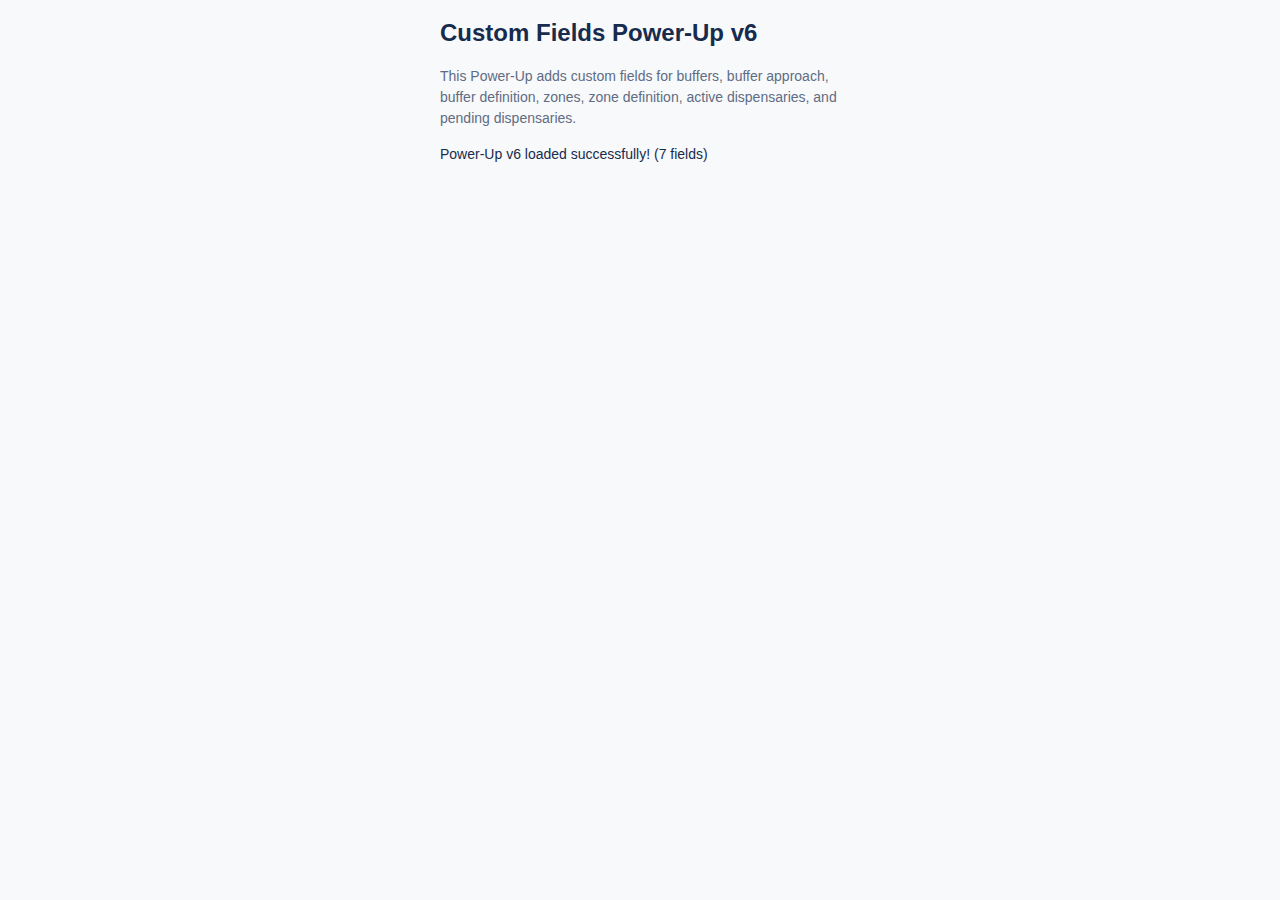
<file: index.html>
<!DOCTYPE html>
<html>
<head>
    <meta charset="utf-8">
    <title>Custom Fields Power-Up</title>
    <link rel="stylesheet" href="style.css?v=6">
    <script src="https://p.trellocdn.com/power-up.min.js"></script>
</head>
<body>
    <div id="content">
        <h1>Custom Fields Power-Up v6</h1>
        <p>This Power-Up adds custom fields for buffers, buffer approach, buffer definition, zones, zone definition, active dispensaries, and pending dispensaries.</p>
        <div id="status">Initializing...</div>
    </div>
    
    <script src="js/client.js?v=6"></script>
    <script>
        // Add status indicator
        document.addEventListener('DOMContentLoaded', function() {
            document.getElementById('status').textContent = 'Power-Up v6 loaded successfully! (7 fields)';
            console.log('[Custom Fields] Index page v6 loaded - 7 fields total');
        });
    </script>
</body>
</html>
</file>
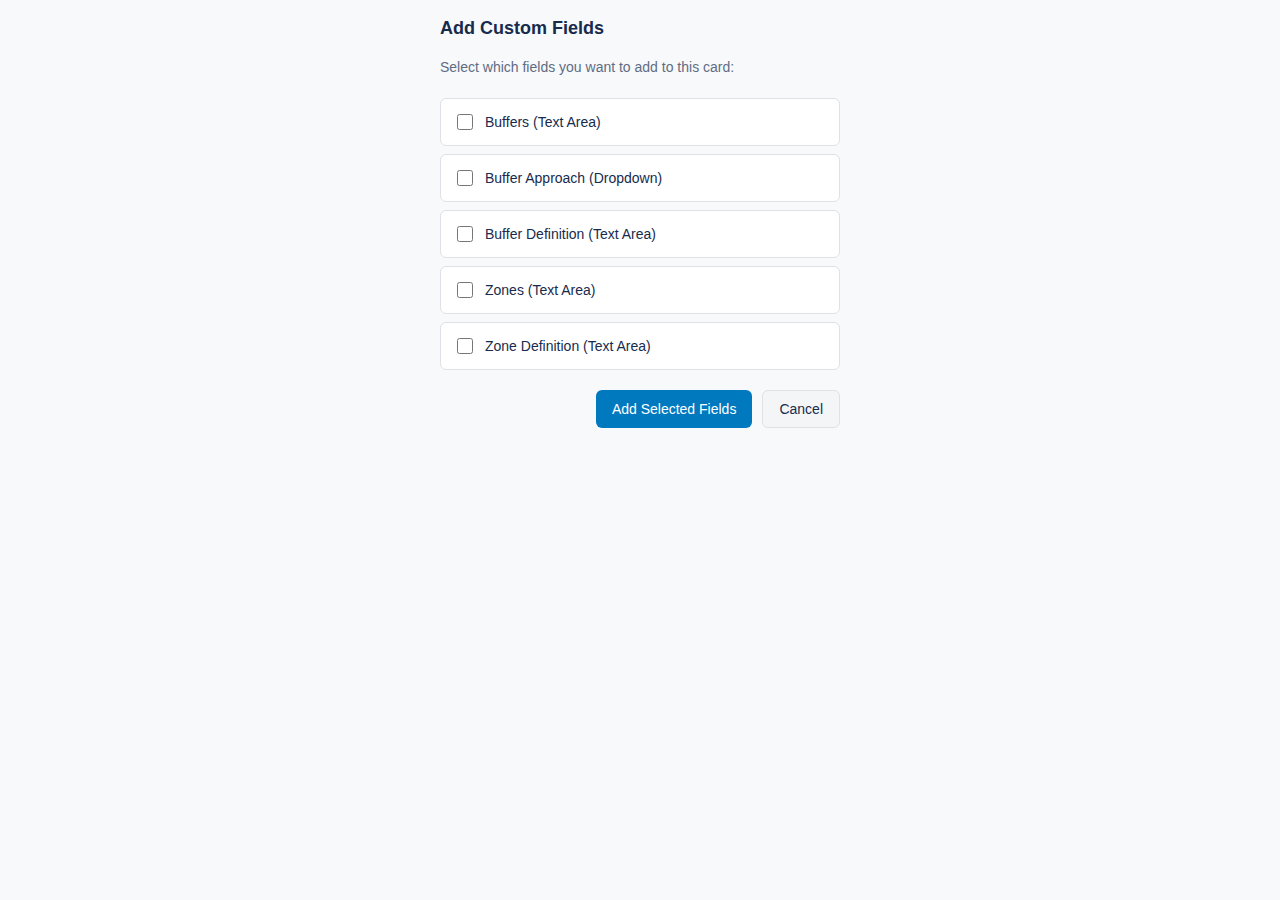
<file: add-fields.html>
<!DOCTYPE html>
<html>
<head>
    <meta charset="utf-8">
    <title>Add Custom Fields</title>
    <link rel="stylesheet" href="style.css">
</head>
<body>
    <div id="content">
        <h3>Add Custom Fields</h3>
        <p>Select which fields you want to add to this card:</p>
        
        <div class="field-options">
            <label class="field-option">
                <input type="checkbox" id="buffers-check" value="buffers">
                <span>Buffers (Text Area)</span>
            </label>
            
            <label class="field-option">
                <input type="checkbox" id="buffer-approach-check" value="buffer-approach">
                <span>Buffer Approach (Dropdown)</span>
            </label>
            
            <label class="field-option">
                <input type="checkbox" id="buffer-definition-check" value="buffer-definition">
                <span>Buffer Definition (Text Area)</span>
            </label>
            
            <label class="field-option">
                <input type="checkbox" id="zones-check" value="zones">
                <span>Zones (Text Area)</span>
            </label>
            
            <label class="field-option">
                <input type="checkbox" id="zone-definition-check" value="zone-definition">
                <span>Zone Definition (Text Area)</span>
            </label>
        </div>
        
        <div class="buttons">
            <button id="add-btn" class="primary">Add Selected Fields</button>
            <button id="cancel-btn">Cancel</button>
        </div>
    </div>
    
    <script src="https://p.trellocdn.com/power-up.min.js"></script>
    <script>
        const t = TrelloPowerUp.iframe();
        
        t.render(function() {
            // Check which fields already exist
            return Promise.all([
                t.get('card', 'shared', 'buffers', ''),
                t.get('card', 'shared', 'buffer-approach', ''),
                t.get('card', 'shared', 'buffer-definition', ''),
                t.get('card', 'shared', 'zones', ''),
                t.get('card', 'shared', 'zone-definition', '')
            ]).then(function(values) {
                const fieldNames = ['buffers', 'buffer-approach', 'buffer-definition', 'zones', 'zone-definition'];
                
                // Disable checkboxes for fields that already exist
                fieldNames.forEach((fieldName, index) => {
                    const checkbox = document.getElementById(fieldName + '-check');
                    if (values[index]) {
                        checkbox.checked = true;
                        checkbox.disabled = true;
                        checkbox.parentElement.style.opacity = '0.5';
                        checkbox.parentElement.title = 'Field already exists';
                    }
                });
                
                console.log('[Custom Fields] Add fields dialog initialized');
            });
        });
        
        document.getElementById('add-btn').addEventListener('click', function() {
            const checkboxes = document.querySelectorAll('input[type="checkbox"]:checked:not(:disabled)');
            const promises = [];
            
            checkboxes.forEach(function(checkbox) {
                const fieldName = checkbox.value;
                let defaultValue = '';
                
                // Set appropriate default values
                if (fieldName === 'buffer-approach') {
                    defaultValue = 'Conservative'; // Default dropdown selection
                }
                
                console.log('[Custom Fields] Adding field:', fieldName, 'Default value:', defaultValue);
                promises.push(t.set('card', 'shared', fieldName, defaultValue));
            });
            
            if (promises.length > 0) {
                Promise.all(promises).then(function() {
                    console.log('[Custom Fields] All selected fields added successfully');
                    t.closePopup();
                }).catch(function(error) {
                    console.error('[Custom Fields] Error adding fields:', error);
                    alert('Error adding fields. Please try again.');
                });
            } else {
                console.log('[Custom Fields] No new fields selected');
                t.closePopup();
            }
        });
        
        document.getElementById('cancel-btn').addEventListener('click', function() {
            console.log('[Custom Fields] Add fields cancelled');
            t.closePopup();
        });
    </script>
</body>
</html>
</file>
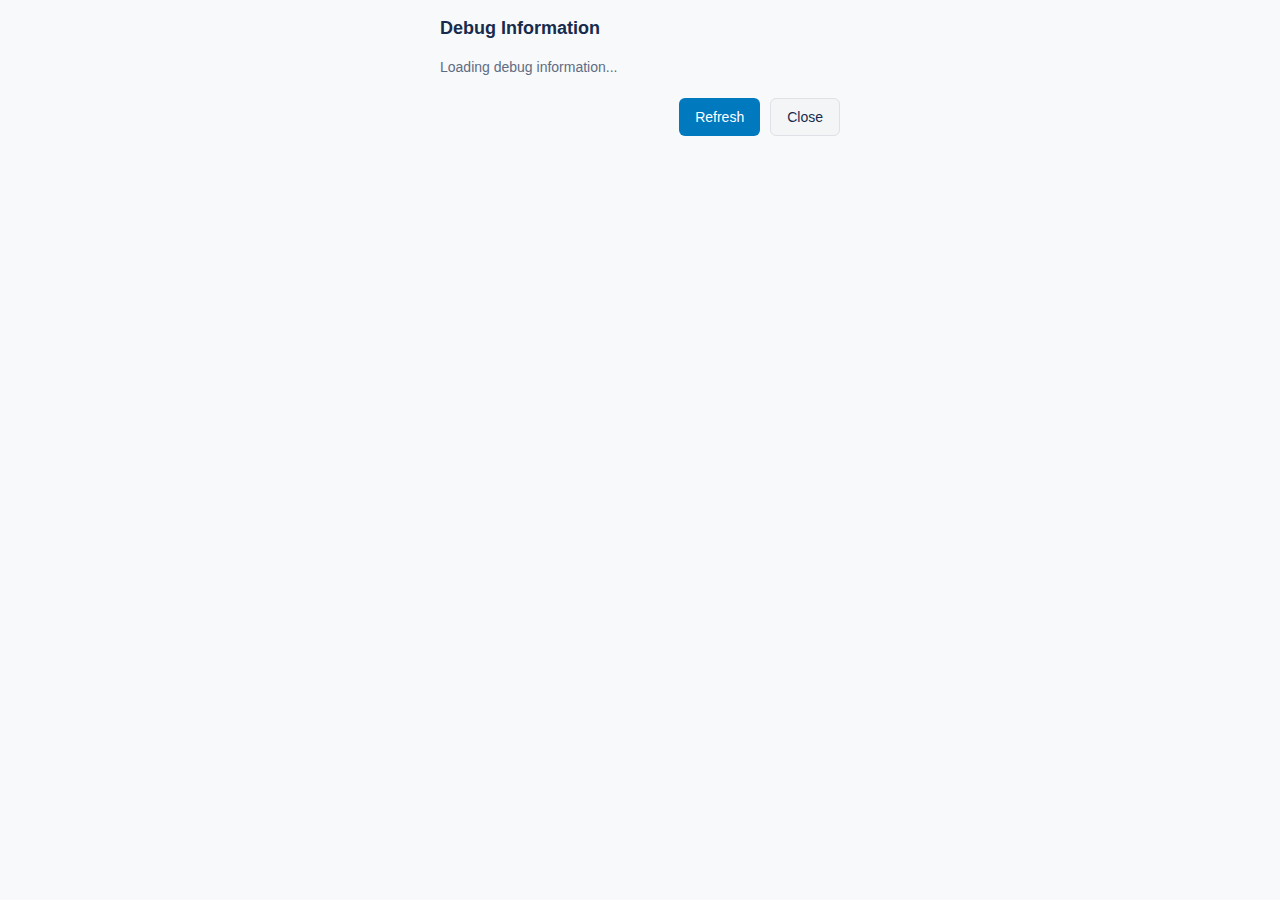
<file: debug.html>
<!DOCTYPE html>
<html>
<head>
    <meta charset="utf-8">
    <title>Debug Info</title>
    <link rel="stylesheet" href="style.css">
</head>
<body>
    <div id="content">
        <h3>Debug Information</h3>
        <div id="debug-info">
            <p>Loading debug information...</p>
        </div>
        <div class="buttons">
            <button id="refresh-btn" class="primary">Refresh</button>
            <button id="close-btn">Close</button>
        </div>
    </div>
    
    <script src="https://p.trellocdn.com/power-up.min.js"></script>
    <script>
        const t = TrelloPowerUp.iframe();
        
        function loadDebugInfo() {
            console.log('[Debug] Loading debug information');
            
            return Promise.all([
                t.card('customFieldItems'),
                t.board('customFields'),
                t.card('all'),
                t.board('all')
            ]).then(function(results) {
                const card = results[0];
                const board = results[1];
                const cardAll = results[2];
                const boardAll = results[3];
                
                let debugHtml = `
                    <div class="settings-section">
                        <h4>Board Custom Fields (${board.customFields ? board.customFields.length : 0})</h4>
                        <pre>${JSON.stringify(board.customFields, null, 2)}</pre>
                    </div>
                    
                    <div class="settings-section">
                        <h4>Card Custom Field Items (${card.customFieldItems ? card.customFieldItems.length : 0})</h4>
                        <pre>${JSON.stringify(card.customFieldItems, null, 2)}</pre>
                    </div>
                    
                    <div class="settings-section">
                        <h4>Card Info</h4>
                        <p><strong>Card ID:</strong> ${cardAll.id}</p>
                        <p><strong>Card Name:</strong> ${cardAll.name}</p>
                    </div>
                    
                    <div class="settings-section">
                        <h4>Board Info</h4>
                        <p><strong>Board ID:</strong> ${boardAll.id}</p>
                        <p><strong>Board Name:</strong> ${boardAll.name}</p>
                    </div>
                    
                    <div class="settings-section">
                        <h4>Power-Up URL</h4>
                        <p><strong>Current URL:</strong> ${window.location.href}</p>
                        <p><strong>Origin:</strong> ${window.location.origin}</p>
                    </div>
                `;
                
                document.getElementById('debug-info').innerHTML = debugHtml;
                
            }).catch(function(error) {
                console.error('[Debug] Error loading debug info:', error);
                document.getElementById('debug-info').innerHTML = `
                    <div class="message error">
                        <h4>Error Loading Debug Info</h4>
                        <p><strong>Error:</strong> ${error.message}</p>
                        <p><strong>Stack:</strong></p>
                        <pre>${error.stack}</pre>
                    </div>
                `;
            });
        }
        
        t.render(function() {
            loadDebugInfo();
        });
        
        document.getElementById('refresh-btn').addEventListener('click', function() {
            console.log('[Debug] Refreshing debug info');
            loadDebugInfo();
        });
        
        document.getElementById('close-btn').addEventListener('click', function() {
            console.log('[Debug] Closing debug dialog');
            t.closePopup();
        });
    </script>
</body>
</html>
</file>
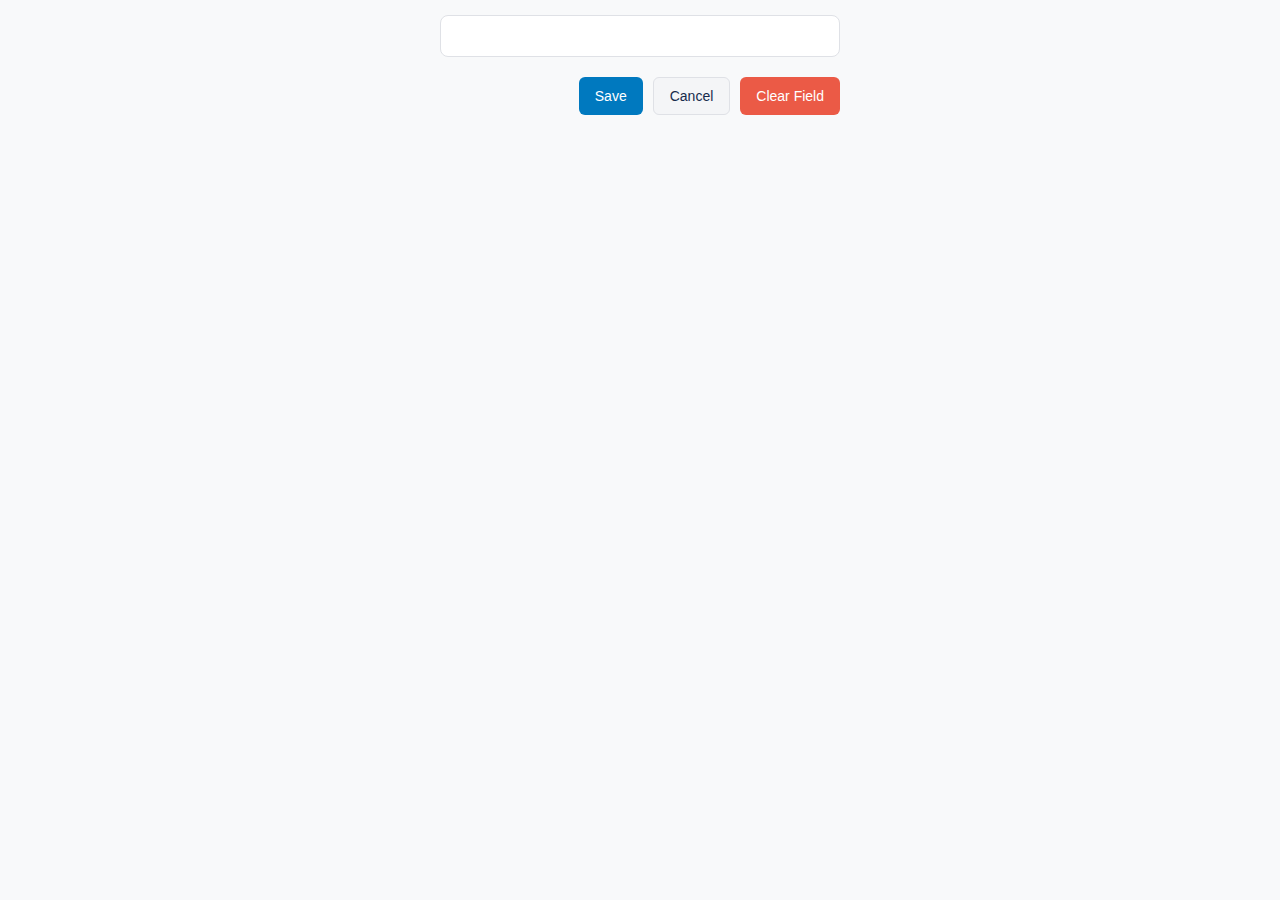
<file: edit-existing-field.html>
<!DOCTYPE html>
<html>
<head>
    <meta charset="utf-8">
    <title>Edit Field</title>
    <link rel="stylesheet" href="style.css">
</head>
<body>
    <div id="content">
        <div id="field-editor">
            <!-- Field content will be dynamically generated -->
        </div>
        <div class="buttons">
            <button id="save-btn" class="primary">Save</button>
            <button id="cancel-btn">Cancel</button>
            <button id="clear-btn" class="danger">Clear Field</button>
        </div>
    </div>
    
    <script src="https://p.trellocdn.com/power-up.min.js"></script>
    <script>
        // Get URL parameters
        const urlParams = new URLSearchParams(window.location.search);
        const fieldId = urlParams.get('fieldId');
        const fieldName = urlParams.get('fieldName');
        const fieldType = urlParams.get('fieldType');
        
        const t = TrelloPowerUp.iframe();
        
        let currentFieldItem = null;
        let fieldDefinition = null;
        
        // Initialize the field editor
        t.render(function() {
            console.log('[Custom Fields] Initializing editor for field:', fieldName, 'Type:', fieldType);
            
            return Promise.all([
                t.card('customFieldItems'),
                t.board('customFields')
            ]).then(function(results) {
                const card = results[0];
                const board = results[1];
                
                // Find the field definition
                fieldDefinition = board.customFields.find(function(field) {
                    return field.id === fieldId;
                });
                
                if (!fieldDefinition) {
                    throw new Error('Field definition not found');
                }
                
                // Find current field value
                currentFieldItem = card.customFieldItems.find(function(item) {
                    return item.idCustomField === fieldId;
                });
                
                const editor = document.getElementById('field-editor');
                let currentValue = '';
                
                // Extract current value based on field type
                if (currentFieldItem && currentFieldItem.value) {
                    const value = currentFieldItem.value;
                    if (fieldType === 'text' && value.text) {
                        currentValue = value.text;
                    } else if (fieldType === 'list' && value.option) {
                        currentValue = value.option.id;
                    } else if (fieldType === 'number' && value.number !== undefined) {
                        currentValue = value.number.toString();
                    } else if (fieldType === 'checkbox') {
                        currentValue = value.checked ? 'true' : 'false';
                    }
                }
                
                // Generate appropriate input based on field type
                if (fieldType === 'text') {
                    editor.innerHTML = `
                        <label for="field-input">${fieldName}:</label>
                        <textarea id="field-input" rows="8" placeholder="Enter ${fieldName.toLowerCase()}...">${currentValue}</textarea>
                    `;
                } else if (fieldType === 'list') {
                    let optionsHtml = '<option value="">Select option...</option>';
                    fieldDefinition.options.forEach(function(option) {
                        const selected = option.id === currentValue ? 'selected' : '';
                        optionsHtml += `<option value="${option.id}" ${selected}>${option.value.text}</option>`;
                    });
                    
                    editor.innerHTML = `
                        <label for="field-input">${fieldName}:</label>
                        <select id="field-input">${optionsHtml}</select>
                    `;
                } else if (fieldType === 'number') {
                    editor.innerHTML = `
                        <label for="field-input">${fieldName}:</label>
                        <input type="number" id="field-input" placeholder="Enter number..." value="${currentValue}">
                    `;
                } else if (fieldType === 'checkbox') {
                    const checked = currentValue === 'true' ? 'checked' : '';
                    editor.innerHTML = `
                        <label class="field-option">
                            <input type="checkbox" id="field-input" ${checked}>
                            <span>${fieldName}</span>
                        </label>
                    `;
                }
                
                // Event listeners
                document.getElementById('save-btn').addEventListener('click', saveField);
                document.getElementById('cancel-btn').addEventListener('click', cancelEdit);
                document.getElementById('clear-btn').addEventListener('click', clearField);
                
                console.log('[Custom Fields] Field editor initialized for existing field:', fieldName);
            }).catch(function(error) {
                console.error('[Custom Fields] Error initializing editor:', error);
                document.getElementById('field-editor').innerHTML = `
                    <div class="message error">
                        Error loading field: ${error.message}
                    </div>
                `;
            });
        });
        
        function saveField() {
            const input = document.getElementById('field-input');
            let value = {};
            
            console.log('[Custom Fields] Saving field:', fieldName, 'Type:', fieldType);
            
            try {
                // Prepare value based on field type
                if (fieldType === 'text') {
                    value = { text: input.value.trim() };
                } else if (fieldType === 'list') {
                    if (input.value) {
                        const selectedOption = fieldDefinition.options.find(opt => opt.id === input.value);
                        if (selectedOption) {
                            value = { option: selectedOption };
                        }
                    }
                } else if (fieldType === 'number') {
                    const num = parseFloat(input.value);
                    if (!isNaN(num)) {
                        value = { number: num };
                    }
                } else if (fieldType === 'checkbox') {
                    value = { checked: input.checked };
                }
                
                // Update the custom field
                t.card('customFieldItems', value, fieldId).then(function() {
                    console.log('[Custom Fields] Field saved successfully:', fieldName);
                    t.closePopup();
                }).catch(function(error) {
                    console.error('[Custom Fields] Error saving field:', error);
                    alert('Error saving field: ' + error.message);
                });
                
            } catch (error) {
                console.error('[Custom Fields] Error preparing field value:', error);
                alert('Error preparing field value: ' + error.message);
            }
        }
        
        function cancelEdit() {
            console.log('[Custom Fields] Edit cancelled for field:', fieldName);
            t.closePopup();
        }
        
        function clearField() {
            if (confirm('Are you sure you want to clear this field?')) {
                console.log('[Custom Fields] Clearing field:', fieldName);
                
                // Clear the field by setting empty value
                t.card('customFieldItems', {}, fieldId).then(function() {
                    console.log('[Custom Fields] Field cleared successfully:', fieldName);
                    t.closePopup();
                }).catch(function(error) {
                    console.error('[Custom Fields] Error clearing field:', error);
                    alert('Error clearing field: ' + error.message);
                });
            }
        }
    </script>
</body>
</html>
</file>
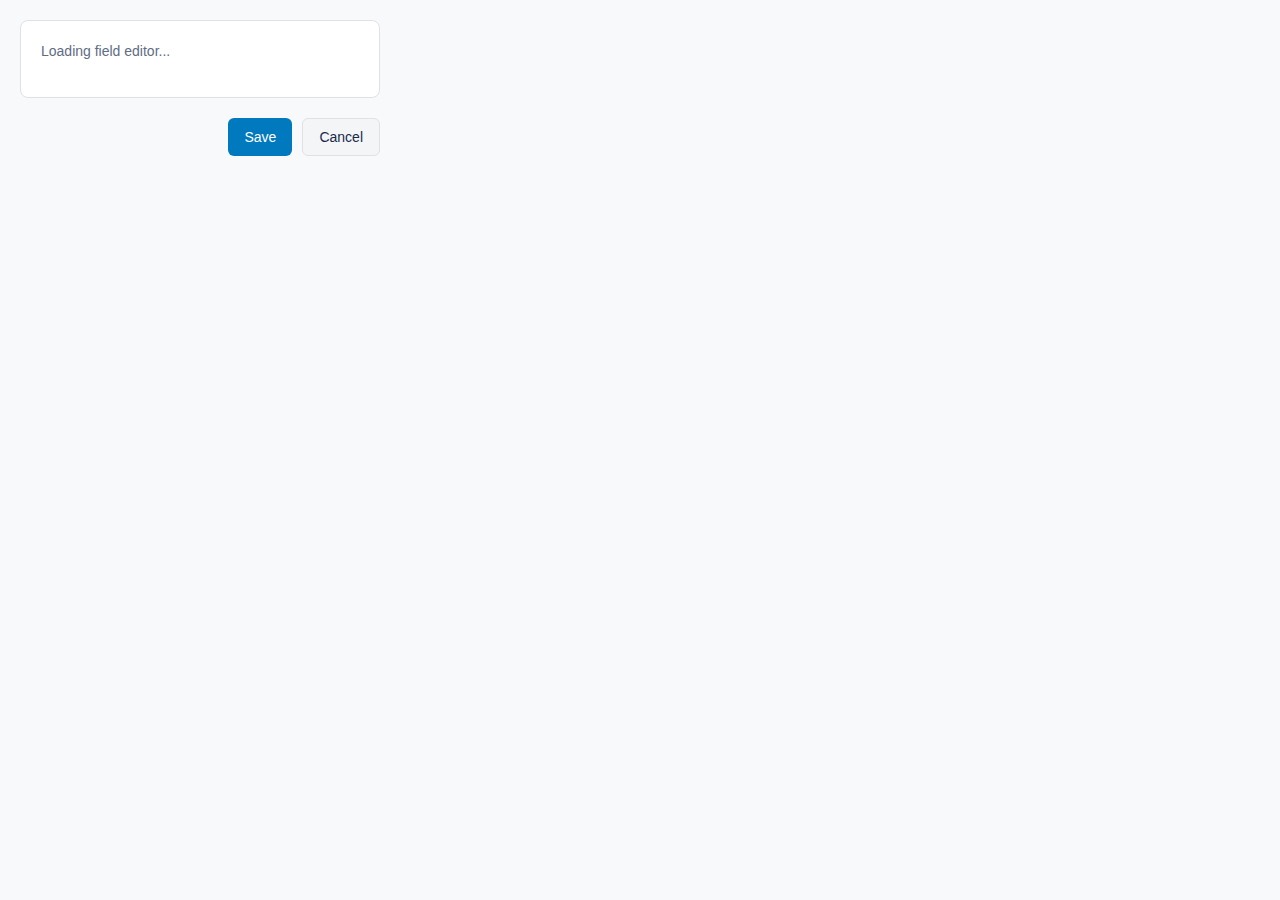
<file: edit-field-popup.html>
<!DOCTYPE html>
<html>
<head>
    <meta charset="utf-8">
    <title>Edit Field</title>
    <link rel="stylesheet" href="style.css">
    <style>
        /* Base styles for all field inputs */
        #field-input {
            width: 100%;
            font-size: 14px;
            font-family: -apple-system, BlinkMacSystemFont, 'Segoe UI', Roboto, sans-serif;
            line-height: 1.4;
            box-sizing: border-box;
        }
        
        /* Text area styles - for wide popups (700px) */
        textarea#field-input {
            max-width: 580px;  /* For 700px popup window */
            min-height: 120px;
            padding: 12px;
            resize: vertical;
        }
        
        /* Dropdown styles - for medium popups (600px) */
        select#field-input {
            max-width: 480px;  /* For 600px popup window */
            min-height: 45px;
            padding: 8px 12px;
        }
        
        /* Number input styles */
        input[type="number"]#field-input {
            max-width: 300px;
            min-height: 45px;
            padding: 8px 12px;
        }
        
        /* Responsive container sizing */
        .popup-content {
            width: 100%;
            box-sizing: border-box;
            padding: 20px;
        }
        
        /* Text field popup container - 700px */
        .popup-content.text-field {
            max-width: 650px;
        }
        
        /* Dropdown popup container - 600px */
        .popup-content.dropdown-field {
            max-width: 550px;
        }
        
        /* Default popup container */
        .popup-content.default-field {
            max-width: 350px;
        }
        
        #content {
            width: 100%;
            box-sizing: border-box;
            margin: 0;
            padding: 20px;
        }
        
        body {
            margin: 0;
            padding: 0;
            overflow-x: hidden; /* Prevent horizontal scroll */
        }
        
        .buttons {
            margin-top: 20px;
            display: flex;
            gap: 10px;
            justify-content: flex-end;
        }
        
        h3 {
            margin-top: 0;
            color: #172b4d;
        }
        
        label {
            display: block;
            margin-bottom: 8px;
            font-weight: 500;
            color: #172b4d;
        }
    </style>
</head>
<body>
    <div id="content" class="popup-content">
        <div id="field-editor">
            <p>Loading field editor...</p>
        </div>
        <div class="buttons">
            <button id="save-btn" class="primary">Save</button>
            <button id="cancel-btn">Cancel</button>
        </div>
    </div>
    
    <script src="https://p.trellocdn.com/power-up.min.js"></script>
    <script>
        const urlParams = new URLSearchParams(window.location.search);
        const fieldId = urlParams.get('fieldId');
        const fieldName = urlParams.get('fieldName');
        const fieldType = urlParams.get('fieldType');
        
        const t = TrelloPowerUp.iframe();
        
        let fieldDefinition = null;
        
        t.render(function() {
            console.log('[Edit Popup] Loading editor for:', fieldName, fieldType);
            
            // Set appropriate container class based on field type
            const content = document.getElementById('content');
            if (fieldType === 'text') {
                content.className = 'popup-content text-field';
            } else if (fieldType === 'list') {
                content.className = 'popup-content dropdown-field';
            } else {
                content.className = 'popup-content default-field';
            }
            
            return Promise.all([
                t.card('customFieldItems'),
                t.board('customFields'),
                t.get('card', 'shared', 'customField-' + fieldId, '') // Power-Up storage
            ]).then(function(results) {
                const card = results[0];
                const board = results[1];
                const powerUpValue = results[2];
                
                // Find field definition
                fieldDefinition = board.customFields.find(f => f.id === fieldId);
                if (!fieldDefinition) {
                    throw new Error('Field not found: ' + fieldName);
                }
                
                // Find current Trello value
                const trelloItem = card.customFieldItems.find(f => f.idCustomField === fieldId);
                let trelloValue = '';
                if (trelloItem && trelloItem.value) {
                    if (fieldType === 'list' && trelloItem.value.option) {
                        trelloValue = trelloItem.value.option.value.text;
                    } else if (fieldType === 'text' && trelloItem.value.text) {
                        trelloValue = trelloItem.value.text;
                    } else if (fieldType === 'number' && trelloItem.value.number !== undefined) {
                        trelloValue = trelloItem.value.number.toString();
                    } else if (fieldType === 'checkbox') {
                        trelloValue = trelloItem.value.checked ? 'true' : 'false';
                    }
                }
                
                // Use Power-Up value if available, otherwise use Trello value
                let currentValue = powerUpValue || trelloValue;
                
                // Create clean editor based on field type
                let editorHtml = `<h3>${fieldName}</h3>`;
                
                if (fieldType === 'text') {
                    editorHtml += `
                        <label for="field-input">${fieldName}:</label>
                        <textarea id="field-input" rows="8" placeholder="Enter ${fieldName.toLowerCase()}...">${currentValue}</textarea>
                    `;
                } else if (fieldType === 'list') {
                    let optionsHtml = '<option value="">Select option...</option>';
                    fieldDefinition.options.forEach(function(option) {
                        const selected = option.value.text === currentValue ? 'selected' : '';
                        optionsHtml += `<option value="${option.value.text}" ${selected}>${option.value.text}</option>`;
                    });
                    
                    editorHtml += `
                        <label for="field-input">${fieldName}:</label>
                        <select id="field-input">${optionsHtml}</select>
                    `;
                } else if (fieldType === 'number') {
                    editorHtml += `
                        <label for="field-input">${fieldName}:</label>
                        <input type="number" id="field-input" placeholder="Enter number..." value="${currentValue}">
                    `;
                } else if (fieldType === 'checkbox') {
                    const checked = currentValue === 'true' ? 'checked' : '';
                    editorHtml += `
                        <label class="field-option">
                            <input type="checkbox" id="field-input" ${checked}>
                            <span>${fieldName}</span>
                        </label>
                    `;
                }
                
                document.getElementById('field-editor').innerHTML = editorHtml;
                
                // Event listeners
                document.getElementById('save-btn').addEventListener('click', saveField);
                document.getElementById('cancel-btn').addEventListener('click', cancelEdit);
                
                // Focus the input
                setTimeout(function() {
                    const input = document.getElementById('field-input');
                    if (input) {
                        input.focus();
                        if (input.type === 'text' || input.tagName === 'TEXTAREA') {
                            input.setSelectionRange(input.value.length, input.value.length);
                        }
                    }
                }, 100);
                
            }).catch(function(error) {
                console.error('[Edit Popup] Error:', error);
                document.getElementById('field-editor').innerHTML = `
                    <div class="message error">
                        Error loading field: ${error.message}
                    </div>
                `;
            });
        });
        
        function saveField() {
            const input = document.getElementById('field-input');
            let value = '';
            
            if (fieldType === 'text') {
                value = input.value.trim();
            } else if (fieldType === 'list') {
                value = input.value;
            } else if (fieldType === 'number') {
                value = input.value;
            } else if (fieldType === 'checkbox') {
                value = input.checked ? 'true' : 'false';
            }
            
            console.log('[Edit Popup] Saving:', fieldName, '=', value, `(${fieldType} field)`);
            
            // Save to Power-Up storage (this handles both storage and syncing automatically)
            t.set('card', 'shared', 'customField-' + fieldId, value).then(function() {
                console.log('[Edit Popup] Saved successfully');
                t.closePopup();
            }).catch(function(error) {
                console.error('[Edit Popup] Error saving:', error);
                alert('Error saving: ' + error.message);
            });
        }
        
        function cancelEdit() {
            t.closePopup();
        }
    </script>
</body>
</html>
</file>
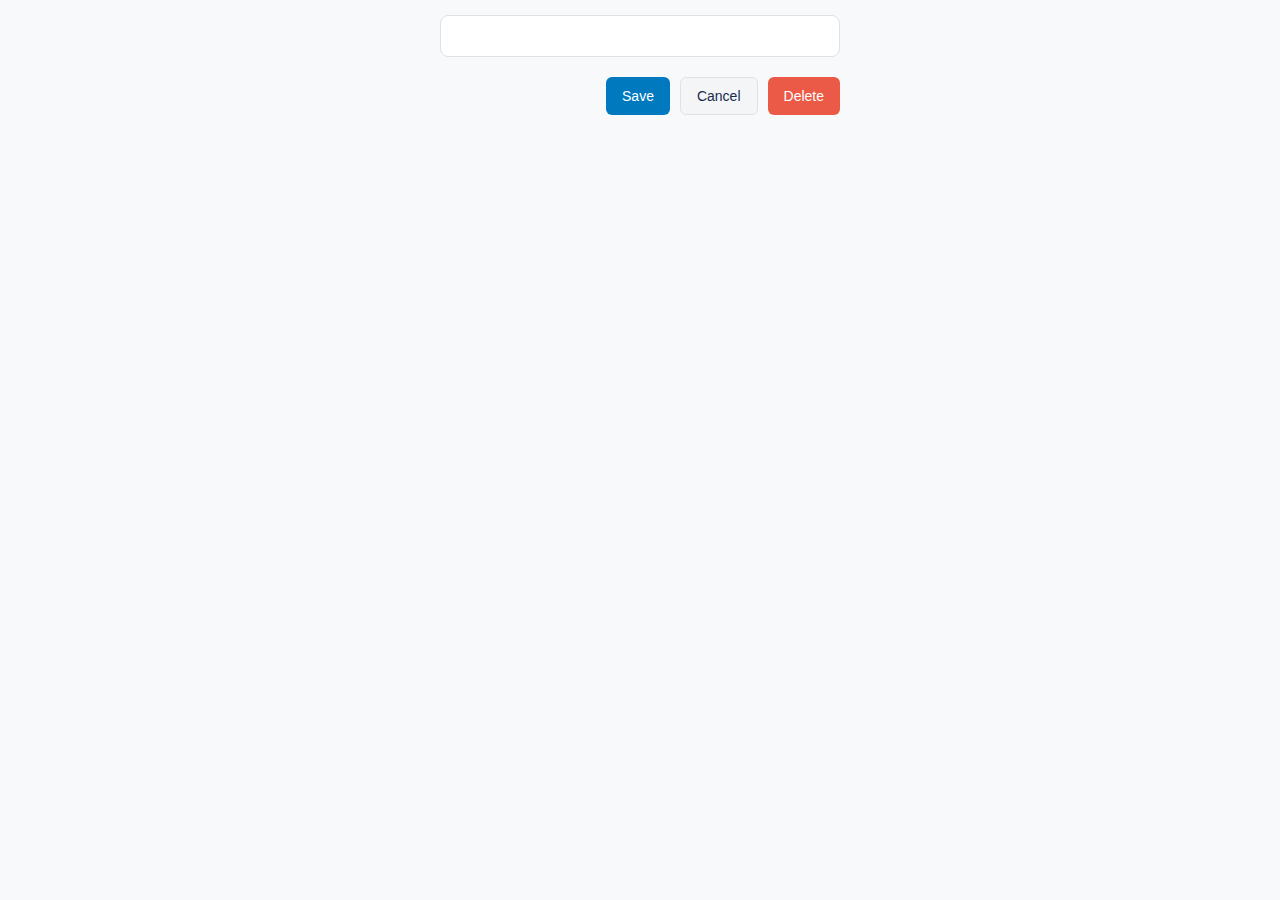
<file: edit-field.html>
<!DOCTYPE html>
<html>
<head>
    <meta charset="utf-8">
    <title>Edit Field</title>
    <link rel="stylesheet" href="style.css">
</head>
<body>
    <div id="content">
        <div id="field-editor">
            <!-- Field content will be dynamically generated -->
        </div>
        <div class="buttons">
            <button id="save-btn" class="primary">Save</button>
            <button id="cancel-btn">Cancel</button>
            <button id="delete-btn" class="danger">Delete</button>
        </div>
    </div>
    
    <script src="https://p.trellocdn.com/power-up.min.js"></script>
    <script>
        // Get URL parameters
        const urlParams = new URLSearchParams(window.location.search);
        const fieldName = urlParams.get('field');
        const fieldType = urlParams.get('type');
        
        const t = TrelloPowerUp.iframe();
        
        // Buffer approach dropdown options
        const bufferApproachOptions = [
            'Conservative',
            'Moderate',
            'Aggressive',
            'Dynamic',
            'Risk-Averse',
            'Opportunity-Focused',
            'Time-Based',
            'Resource-Based',
            'Market-Driven',
            'Customer-Centric'
        ];
        
        // Initialize the field editor
        t.render(function() {
            return t.get('card', 'shared', fieldName, '').then(function(currentValue) {
                const editor = document.getElementById('field-editor');
                
                if (fieldType === 'textarea') {
                    editor.innerHTML = `
                        <label for="field-input">${getFieldLabel(fieldName)}:</label>
                        <textarea id="field-input" rows="8" placeholder="Enter ${getFieldLabel(fieldName).toLowerCase()}...">${currentValue}</textarea>
                    `;
                } else if (fieldType === 'dropdown' && fieldName === 'buffer-approach') {
                    let optionsHtml = '<option value="">Select approach...</option>';
                    bufferApproachOptions.forEach(option => {
                        const selected = option === currentValue ? 'selected' : '';
                        optionsHtml += `<option value="${option}" ${selected}>${option}</option>`;
                    });
                    
                    editor.innerHTML = `
                        <label for="field-input">${getFieldLabel(fieldName)}:</label>
                        <select id="field-input">${optionsHtml}</select>
                    `;
                }
                
                // Event listeners
                document.getElementById('save-btn').addEventListener('click', saveField);
                document.getElementById('cancel-btn').addEventListener('click', cancelEdit);
                document.getElementById('delete-btn').addEventListener('click', deleteField);
                
                console.log('[Custom Fields] Field editor initialized for:', fieldName, 'Type:', fieldType);
            });
        });
        
        function getFieldLabel(fieldName) {
            const labels = {
                'buffers': 'Buffers',
                'buffer-approach': 'Buffer Approach',
                'buffer-definition': 'Buffer Definition',
                'zones': 'Zones',
                'zone-definition': 'Zone Definition'
            };
            return labels[fieldName] || fieldName;
        }
        
        function saveField() {
            const value = document.getElementById('field-input').value;
            console.log('[Custom Fields] Saving field:', fieldName, 'Value:', value);
            
            t.set('card', 'shared', fieldName, value).then(function() {
                console.log('[Custom Fields] Field saved successfully');
                t.closePopup();
            }).catch(function(error) {
                console.error('[Custom Fields] Error saving field:', error);
                alert('Error saving field. Please try again.');
            });
        }
        
        function cancelEdit() {
            console.log('[Custom Fields] Edit cancelled');
            t.closePopup();
        }
        
        function deleteField() {
            if (confirm('Are you sure you want to delete this field?')) {
                console.log('[Custom Fields] Deleting field:', fieldName);
                t.remove('card', 'shared', fieldName).then(function() {
                    console.log('[Custom Fields] Field deleted successfully');
                    t.closePopup();
                }).catch(function(error) {
                    console.error('[Custom Fields] Error deleting field:', error);
                    alert('Error deleting field. Please try again.');
                });
            }
        }
    </script>
</body>
</html>
</file>
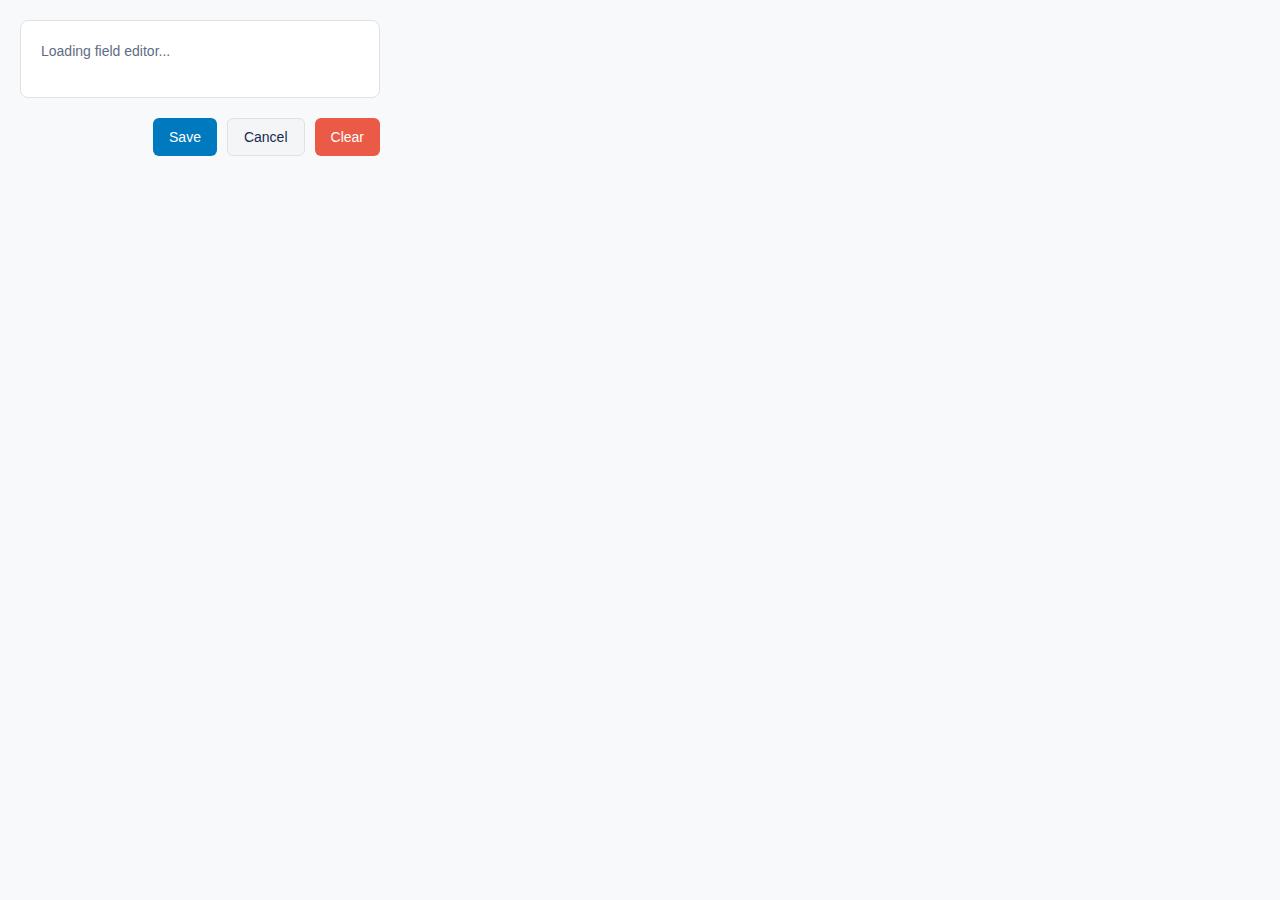
<file: edit-native-field.html>
<!DOCTYPE html>
<html>
<head>
    <meta charset="utf-8">
    <title>Edit Native Field</title>
    <link rel="stylesheet" href="style.css">
    <style>
        #field-input {
            width: 100%;
            font-size: 14px;
            font-family: -apple-system, BlinkMacSystemFont, 'Segoe UI', Roboto, sans-serif;
            line-height: 1.4;
            box-sizing: border-box;
        }
        
        textarea#field-input {
            max-width: 580px;
            min-height: 180px;
            padding: 12px;
            resize: vertical;
        }
        
        .popup-content {
            width: 100%;
            box-sizing: border-box;
            padding: 20px;
            max-width: 650px;
        }
        
        #content {
            width: 100%;
            box-sizing: border-box;
            margin: 0;
            padding: 20px;
        }
        
        body {
            margin: 0;
            padding: 0;
            overflow-x: hidden;
        }
        
        .buttons {
            margin-top: 20px;
            display: flex;
            gap: 10px;
            justify-content: flex-end;
        }
        
        h3 {
            margin-top: 0;
            color: #172b4d;
        }
        
        label {
            display: block;
            margin-bottom: 8px;
            font-weight: 500;
            color: #172b4d;
        }
        
        .char-count {
            text-align: right;
            font-size: 12px;
            color: #5e6c84;
            margin-top: 5px;
        }
        
        .char-count.warning {
            color: #ff9900;
            font-weight: bold;
        }
        
        .char-count.error {
            color: #eb5a46;
            font-weight: bold;
        }
    </style>
</head>
<body>
    <div id="content" class="popup-content">
        <div id="field-editor">
            <p>Loading field editor...</p>
        </div>
        <div class="buttons">
            <button id="save-btn" class="primary">Save</button>
            <button id="cancel-btn">Cancel</button>
            <button id="clear-btn" class="danger">Clear</button>
        </div>
    </div>
    
    <script src="https://p.trellocdn.com/power-up.min.js"></script>
    <script>
        // IMPORTANT: Replace YOUR_API_KEY_HERE with your actual Trello API key
        // Get it from: https://trello.com/power-ups/admin
        const API_KEY = '301da7855ed6ae5810670bb9ea548f8e';
        
        const urlParams = new URLSearchParams(window.location.search);
        const fieldId = urlParams.get('fieldId');
        const fieldName = urlParams.get('fieldName');
        const fieldType = urlParams.get('fieldType');
        
        // Initialize with API key for REST API access
        const t = TrelloPowerUp.iframe({
            appKey: API_KEY,
            appName: 'Custom Fields Power-Up'
        });
        
        const MAX_CHARS = 16384;
        
        let fieldDefinition = null;
        let cardId = null;
        
        t.render(function() {
            console.log('[Native Field] Loading editor with API key for:', fieldName);
            
            return Promise.all([
                t.card('id'),
                t.card('customFieldItems'),
                t.board('customFields')
            ]).then(function(results) {
                cardId = results[0].id;
                const card = results[1];
                const board = results[2];
                
                console.log('[Native Field] Card ID:', cardId);
                console.log('[Native Field] API Key configured:', API_KEY !== 'YOUR_API_KEY_HERE');
                
                // Find field definition
                fieldDefinition = board.customFields.find(f => f.id === fieldId);
                if (!fieldDefinition) {
                    throw new Error('Field not found: ' + fieldName);
                }
                
                console.log('[Native Field] Field definition found');
                
                // Find current value
                const fieldItem = card.customFieldItems.find(f => f.idCustomField === fieldId);
                let currentValue = '';
                
                if (fieldItem && fieldItem.value && fieldItem.value.text) {
                    currentValue = fieldItem.value.text;
                    console.log('[Native Field] Current value length:', currentValue.length, 'chars');
                }
                
                // Create editor
                let editorHtml = `<h3>${fieldName}</h3>`;
                
                editorHtml += `
                    <label for="field-input">${fieldName}:</label>
                    <textarea id="field-input" rows="8" placeholder="Enter ${fieldName.toLowerCase()}... (supports up to 16K characters)">${currentValue}</textarea>
                    <div id="char-count" class="char-count">0 / ${MAX_CHARS.toLocaleString()} characters</div>
                `;
                
                document.getElementById('field-editor').innerHTML = editorHtml;
                
                // Setup character counter
                const input = document.getElementById('field-input');
                const charCount = document.getElementById('char-count');
                
                function updateCharCount() {
                    const length = input.value.length;
                    charCount.textContent = `${length.toLocaleString()} / ${MAX_CHARS.toLocaleString()} characters`;
                    
                    if (length > MAX_CHARS) {
                        charCount.className = 'char-count error';
                    } else if (length > MAX_CHARS * 0.9) {
                        charCount.className = 'char-count warning';
                    } else {
                        charCount.className = 'char-count';
                    }
                }
                
                input.addEventListener('input', updateCharCount);
                updateCharCount();
                
                // Event listeners
                document.getElementById('save-btn').addEventListener('click', saveField);
                document.getElementById('cancel-btn').addEventListener('click', cancelEdit);
                document.getElementById('clear-btn').addEventListener('click', clearField);
                
                // Focus the input
                setTimeout(function() {
                    if (input) {
                        input.focus();
                        input.setSelectionRange(input.value.length, input.value.length);
                    }
                }, 100);
                
            }).catch(function(error) {
                console.error('[Native Field] Error loading:', error);
                document.getElementById('field-editor').innerHTML = `
                    <div class="message error">
                        Error loading field: ${error.message}
                    </div>
                `;
            });
        });
        
        function saveField() {
            const input = document.getElementById('field-input');
            const value = input.value;
            
            if (value.length > MAX_CHARS) {
                alert(`Content is too long! Maximum ${MAX_CHARS.toLocaleString()} characters allowed. Current: ${value.length.toLocaleString()}`);
                return;
            }
            
            if (API_KEY === 'YOUR_API_KEY_HERE') {
                alert('API Key not configured! Please update edit-native-field.html with your Trello API key.\n\nGet it from: https://trello.com/power-ups/admin');
                return;
            }
            
            console.log('[Native Field] Saving:', fieldName, 'Length:', value.length, 'chars');
            
            // Disable save button
            const saveBtn = document.getElementById('save-btn');
            const originalText = saveBtn.textContent;
            saveBtn.disabled = true;
            saveBtn.textContent = 'Saving...';
            
            // Use REST API to save
            t.getRestApi()
                .then(function(api) {
                    console.log('[Native Field] REST API obtained');
                    
                    const endpoint = 'cards/' + cardId + '/customField/' + fieldId + '/item';
                    const payload = {
                        value: {
                            text: value
                        }
                    };
                    
                    console.log('[Native Field] PUT', endpoint, payload);
                    
                    return api.rest('PUT', endpoint, payload);
                })
                .then(function(response) {
                    console.log('[Native Field] ✓ Save successful!', response);
                    setTimeout(function() {
                        t.closePopup();
                    }, 300);
                })
                .catch(function(error) {
                    console.error('[Native Field] ✗ Save failed:', error);
                    
                    saveBtn.disabled = false;
                    saveBtn.textContent = originalText;
                    
                    alert('Error saving field: ' + error.message + '\n\nCheck console (F12) for details.');
                });
        }
        
        function clearField() {
            if (confirm('Are you sure you want to clear this field?')) {
                console.log('[Native Field] Clearing field:', fieldName);
                
                const clearBtn = document.getElementById('clear-btn');
                clearBtn.disabled = true;
                clearBtn.textContent = 'Clearing...';
                
                t.getRestApi()
                    .then(function(api) {
                        return api.rest('PUT', 'cards/' + cardId + '/customField/' + fieldId + '/item', {
                            value: { text: '' }
                        });
                    })
                    .then(function() {
                        console.log('[Native Field] ✓ Clear successful');
                        setTimeout(function() {
                            t.closePopup();
                        }, 300);
                    })
                    .catch(function(error) {
                        console.error('[Native Field] ✗ Clear failed:', error);
                        clearBtn.disabled = false;
                        clearBtn.textContent = 'Clear';
                        alert('Error clearing field: ' + error.message);
                    });
            }
        }
        
        function cancelEdit() {
            console.log('[Native Field] Edit cancelled');
            t.closePopup();
        }
    </script>
</body>
</html>
</file>
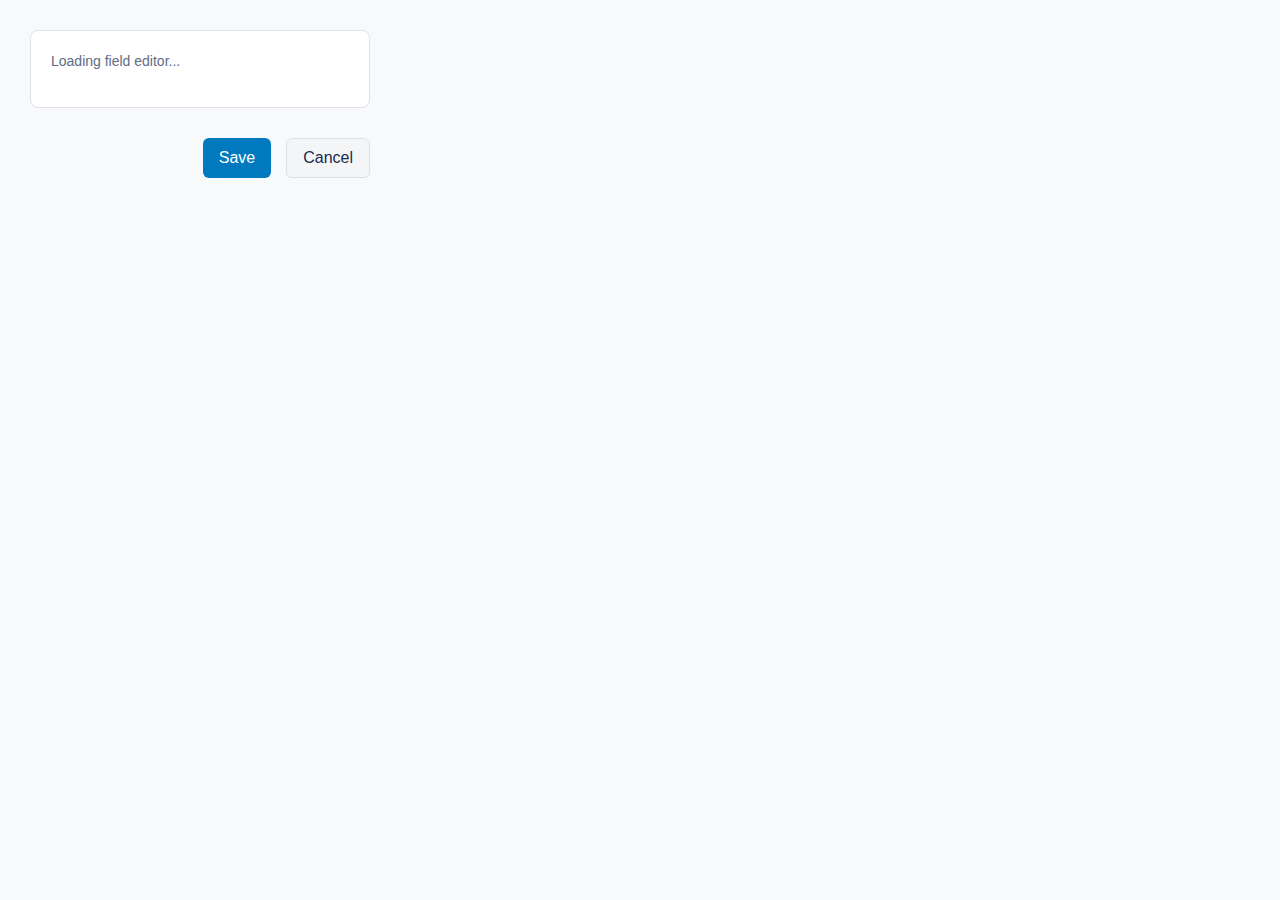
<file: edit-powerup-field.html>
<!DOCTYPE html>
<html>
<head>
    <meta charset="utf-8">
    <title>Edit Field</title>
    <link rel="stylesheet" href="style.css">
    <style>
        /* Base styles for all field inputs */
        #field-input {
            width: 100%;
            font-size: 14px;
            font-family: -apple-system, BlinkMacSystemFont, 'Segoe UI', Roboto, sans-serif;
            line-height: 1.4;
            box-sizing: border-box;
        }
        
        /* Text area styles - MUCH WIDER and SHORTER for text fields */
        textarea#field-input {
            max-width: 1500px;  /* Increased by 50% from 1000px (1000 * 1.5 = 1500) */
            min-height: 120px;  /* Reduced by 33% from 180px (180 * 0.67 = 120) */
            padding: 18px;      
            resize: vertical;
            font-size: 16px;    
        }
        
        /* Dropdown styles - REVERTED to original size */
        select#field-input {
            max-width: 500px;   /* Increased from 480px to 500px */
            min-height: 45px;   /* Back to original dropdown height */
            padding: 8px 12px;  /* Back to original padding */
            font-size: 14px;    /* Back to original font size */
        }
        
        /* Container sizing */
        .popup-content {
            width: 100%;
            box-sizing: border-box;
            padding: 30px;     
        }
        
        /* Text field container - MUCH WIDER */
        .popup-content.text-field {
            max-width: 1650px;  /* Increased to accommodate 1500px textarea + padding */
        }
        
        /* Dropdown container - REVERTED to original */
        .popup-content.dropdown-field {
            max-width: 550px;   /* Back to original dropdown container size */
        }
        
        #content {
            width: 100%;
            box-sizing: border-box;
            margin: 0;
            padding: 30px;     
        }
        
        body {
            margin: 0;
            padding: 0;
            overflow-x: hidden;
        }
        
        .buttons {
            margin-top: 30px;  
            display: flex;
            gap: 15px;         
            justify-content: flex-end;
        }
        
        /* Button sizing - different for text vs dropdown */
        button {
            font-size: 16px;    
        }
        
        /* Larger buttons for text fields */
        .text-field button {
            padding: 12px 20px; 
        }
        
        /* Original button size for dropdowns */
        .dropdown-field button {
            padding: 10px 16px;  
        }
        
        h3 {
            margin-top: 0;
            color: #172b4d;
            margin-bottom: 20px;
        }
        
        /* Larger heading for text fields */
        .text-field h3 {
            font-size: 24px;    
        }
        
        /* Original heading size for dropdowns */
        .dropdown-field h3 {
            font-size: 18px;    
        }
        
        label {
            display: block;
            margin-bottom: 12px; 
            font-weight: 500;
            color: #172b4d;
        }
        
        /* Larger label for text fields */
        .text-field label {
            font-size: 16px;     
        }
        
        /* Original label size for dropdowns */
        .dropdown-field label {
            font-size: 14px;     
        }
    </style>
</head>
<body>
    <div id="content" class="popup-content">
        <div id="field-editor">
            <p>Loading field editor...</p>
        </div>
        <div class="buttons">
            <button id="save-btn" class="primary">Save</button>
            <button id="cancel-btn">Cancel</button>
        </div>
    </div>
    
    <script src="https://p.trellocdn.com/power-up.min.js"></script>
    <script>
        const urlParams = new URLSearchParams(window.location.search);
        const fieldId = urlParams.get('fieldId');
        const fieldName = urlParams.get('fieldName');
        const fieldType = urlParams.get('fieldType');
        
        const t = TrelloPowerUp.iframe();
        
        // Field definitions
        const FIELD_DEFINITIONS = {
          'buffer-approach': {
            options: [
              'property-center-to-property-center',
              'parcel-to-parcel',
              'natural-path', 
              'other-approach',
              'not-applicable'
            ]
          }
        };
        
        t.render(function() {
            console.log('[Edit PowerUp] Loading WIDE text / original dropdown editor for:', fieldName, fieldType);
            
            // Set container class
            const content = document.getElementById('content');
            if (fieldType === 'text') {
                content.className = 'popup-content text-field';
            } else if (fieldType === 'list') {
                content.className = 'popup-content dropdown-field';
            }
            
            return t.get('card', 'shared', fieldId, '').then(function(currentValue) {
                let editorHtml = `<h3>${fieldName}</h3>`;
                
                if (fieldType === 'text') {
                    editorHtml += `
                        <label for="field-input">${fieldName}:</label>
                        <textarea id="field-input" rows="8" placeholder="Enter ${fieldName.toLowerCase()}...">${currentValue}</textarea>
                    `;
                } else if (fieldType === 'list') {
                    const fieldDef = FIELD_DEFINITIONS[fieldId];
                    if (fieldDef && fieldDef.options) {
                        let optionsHtml = '<option value="">Select option...</option>';
                        fieldDef.options.forEach(function(option) {
                            const selected = option === currentValue ? 'selected' : '';
                            optionsHtml += `<option value="${option}" ${selected}>${option}</option>`;
                        });
                        
                        editorHtml += `
                            <label for="field-input">${fieldName}:</label>
                            <select id="field-input">${optionsHtml}</select>
                        `;
                    }
                }
                
                document.getElementById('field-editor').innerHTML = editorHtml;
                
                // Event listeners - NO DELETE BUTTON
                document.getElementById('save-btn').addEventListener('click', saveField);
                document.getElementById('cancel-btn').addEventListener('click', cancelEdit);
                
                // Focus the input
                setTimeout(function() {
                    const input = document.getElementById('field-input');
                    if (input) {
                        input.focus();
                        if (input.tagName === 'TEXTAREA') {
                            input.setSelectionRange(input.value.length, input.value.length);
                        }
                    }
                }, 100);
                
            }).catch(function(error) {
                console.error('[Edit PowerUp] Error:', error);
                document.getElementById('field-editor').innerHTML = `
                    <div class="message error">
                        Error loading field: ${error.message}
                    </div>
                `;
            });
        });
        
        function saveField() {
            const input = document.getElementById('field-input');
            let value = '';
            
            if (fieldType === 'text') {
                value = input.value.trim();
            } else if (fieldType === 'list') {
                value = input.value;
            }
            
            console.log('[Edit PowerUp] Saving field:', fieldName, '=', value, `(${fieldType})`);
            
            t.set('card', 'shared', fieldId, value).then(function() {
                console.log('[Edit PowerUp] Field saved successfully');
                t.closePopup();
            }).catch(function(error) {
                console.error('[Edit PowerUp] Error saving field:', error);
                alert('Error saving: ' + error.message);
            });
        }
        
        function cancelEdit() {
            t.closePopup();
        }
    </script>
</body>
</html>
</file>
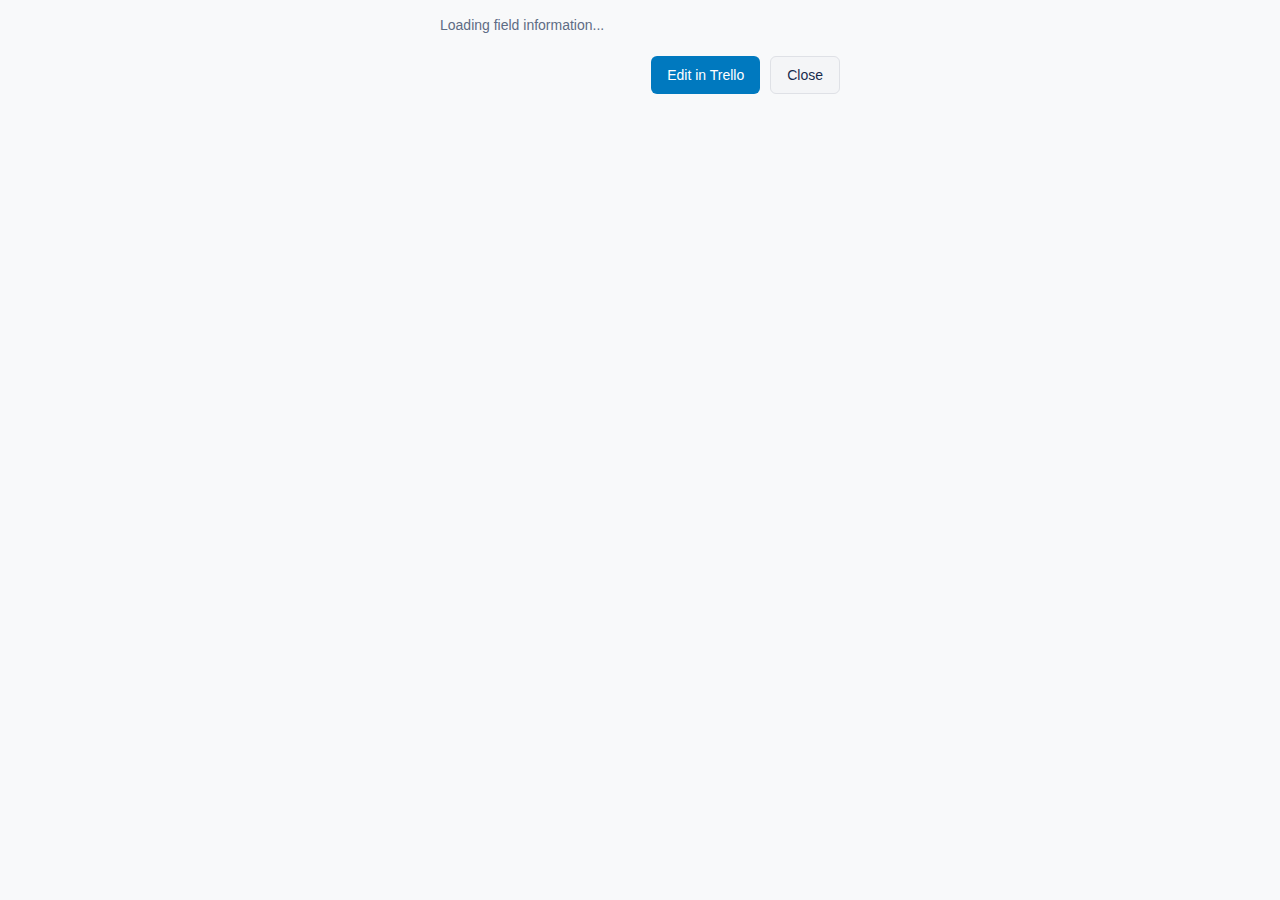
<file: field-info.html>
<!DOCTYPE html>
<html>
<head>
    <meta charset="utf-8">
    <title>Field Information</title>
    <link rel="stylesheet" href="style.css">
</head>
<body>
    <div id="content">
        <div id="field-info">
            <p>Loading field information...</p>
        </div>
        <div class="buttons">
            <button id="edit-native-btn" class="primary">Edit in Trello</button>
            <button id="close-btn">Close</button>
        </div>
    </div>
    
    <script src="https://p.trellocdn.com/power-up.min.js"></script>
    <script>
        const urlParams = new URLSearchParams(window.location.search);
        const fieldId = urlParams.get('fieldId');
        const fieldName = urlParams.get('fieldName');
        const fieldType = urlParams.get('fieldType');
        
        const t = TrelloPowerUp.iframe();
        
        t.render(function() {
            return Promise.all([
                t.card('customFieldItems'),
                t.board('customFields')
            ]).then(function(results) {
                const card = results[0];
                const board = results[1];
                
                // Find field definition
                const fieldDef = board.customFields.find(f => f.id === fieldId);
                const fieldItem = card.customFieldItems.find(f => f.idCustomField === fieldId);
                
                let infoHtml = `
                    <h4>${fieldName}</h4>
                    <p><strong>Type:</strong> ${fieldType}</p>
                `;
                
                if (fieldItem && fieldItem.value) {
                    let currentValue = '';
                    if (fieldType === 'list' && fieldItem.value.option) {
                        currentValue = fieldItem.value.option.value.text;
                    } else if (fieldType === 'text' && fieldItem.value.text) {
                        currentValue = fieldItem.value.text;
                    } else if (fieldType === 'number' && fieldItem.value.number !== undefined) {
                        currentValue = fieldItem.value.number.toString();
                    } else if (fieldType === 'checkbox') {
                        currentValue = fieldItem.value.checked ? 'Checked' : 'Unchecked';
                    }
                    
                    infoHtml += `
                        <p><strong>Current Value:</strong></p>
                        <div class="field-value">${currentValue}</div>
                    `;
                } else {
                    infoHtml += `
                        <p><strong>Status:</strong> <em>No value set</em></p>
                    `;
                }
                
                if (fieldType === 'list' && fieldDef.options) {
                    infoHtml += `
                        <p><strong>Available Options:</strong></p>
                        <ul>
                    `;
                    fieldDef.options.forEach(function(option) {
                        infoHtml += `<li>${option.value.text}</li>`;
                    });
                    infoHtml += `</ul>`;
                }
                
                infoHtml += `
                    <div class="message">
                        <p><strong>Note:</strong> To edit this field, use Trello's native Custom Fields interface in the card details.</p>
                    </div>
                `;
                
                document.getElementById('field-info').innerHTML = infoHtml;
            });
        });
        
        document.getElementById('edit-native-btn').addEventListener('click', function() {
            alert('Look for the "Custom Fields" section in this card and click on the ' + fieldName + ' field to edit it directly in Trello.');
            t.closePopup();
        });
        
        document.getElementById('close-btn').addEventListener('click', function() {
            t.closePopup();
        });
    </script>
</body>
</html>
</file>
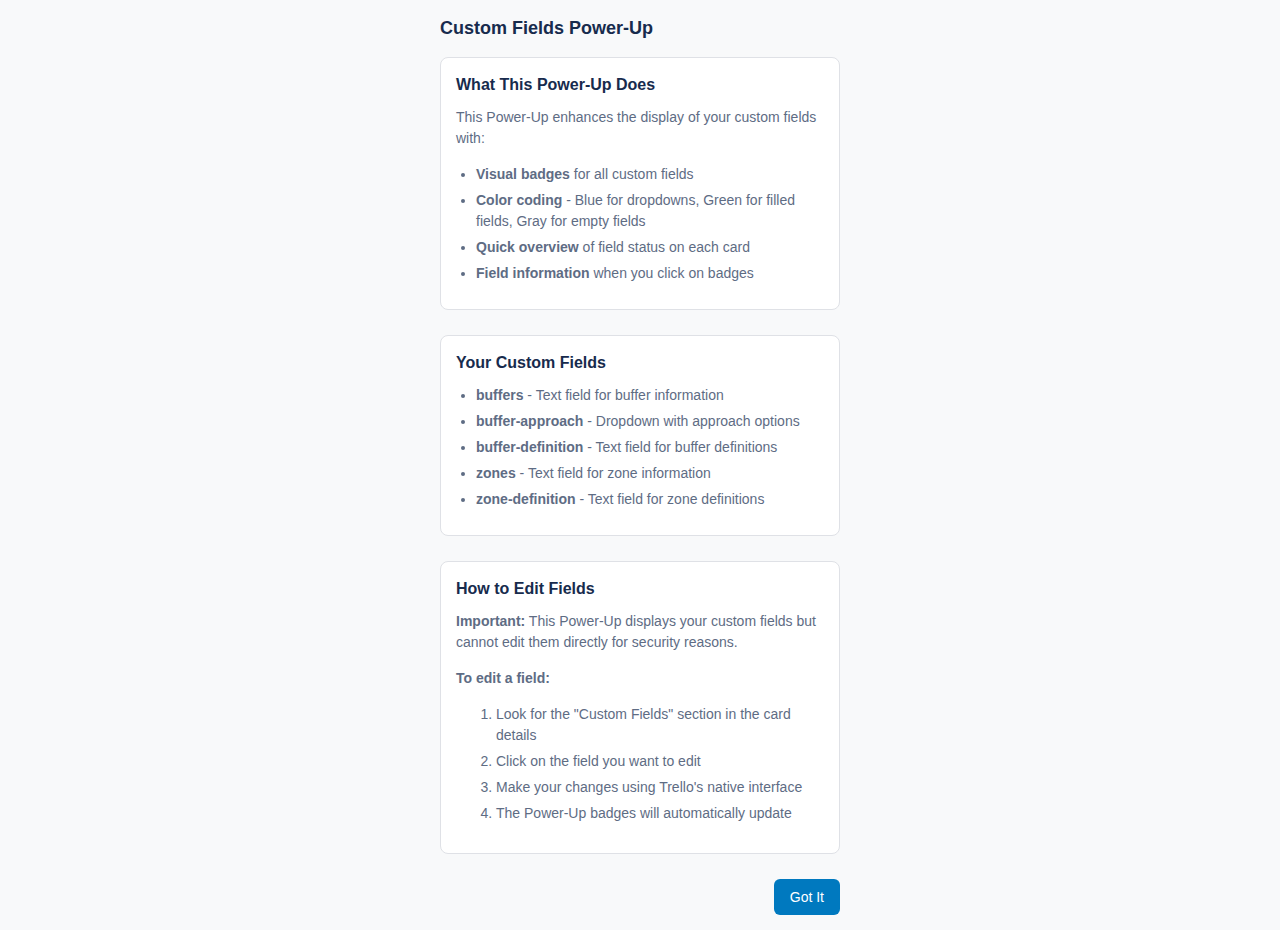
<file: info.html>
<!DOCTYPE html>
<html>
<head>
    <meta charset="utf-8">
    <title>Custom Fields Power-Up Info</title>
    <link rel="stylesheet" href="style.css">
</head>
<body>
    <div id="content">
        <h3>Custom Fields Power-Up</h3>
        
        <div class="settings-section">
            <h4>What This Power-Up Does</h4>
            <p>This Power-Up enhances the display of your custom fields with:</p>
            <ul>
                <li><strong>Visual badges</strong> for all custom fields</li>
                <li><strong>Color coding</strong> - Blue for dropdowns, Green for filled fields, Gray for empty fields</li>
                <li><strong>Quick overview</strong> of field status on each card</li>
                <li><strong>Field information</strong> when you click on badges</li>
            </ul>
        </div>
        
        <div class="settings-section">
            <h4>Your Custom Fields</h4>
            <ul>
                <li><strong>buffers</strong> - Text field for buffer information</li>
                <li><strong>buffer-approach</strong> - Dropdown with approach options</li>
                <li><strong>buffer-definition</strong> - Text field for buffer definitions</li>
                <li><strong>zones</strong> - Text field for zone information</li>
                <li><strong>zone-definition</strong> - Text field for zone definitions</li>
            </ul>
        </div>
        
        <div class="settings-section">
            <h4>How to Edit Fields</h4>
            <p><strong>Important:</strong> This Power-Up displays your custom fields but cannot edit them directly for security reasons.</p>
            <p><strong>To edit a field:</strong></p>
            <ol>
                <li>Look for the "Custom Fields" section in the card details</li>
                <li>Click on the field you want to edit</li>
                <li>Make your changes using Trello's native interface</li>
                <li>The Power-Up badges will automatically update</li>
            </ol>
        </div>
        
        <div class="buttons">
            <button id="close-btn" class="primary">Got It</button>
        </div>
    </div>
    
    <script src="https://p.trellocdn.com/power-up.min.js"></script>
    <script>
        const t = TrelloPowerUp.iframe();
        
        document.getElementById('close-btn').addEventListener('click', function() {
            t.closePopup();
        });
    </script>
</body>
</html>
</file>
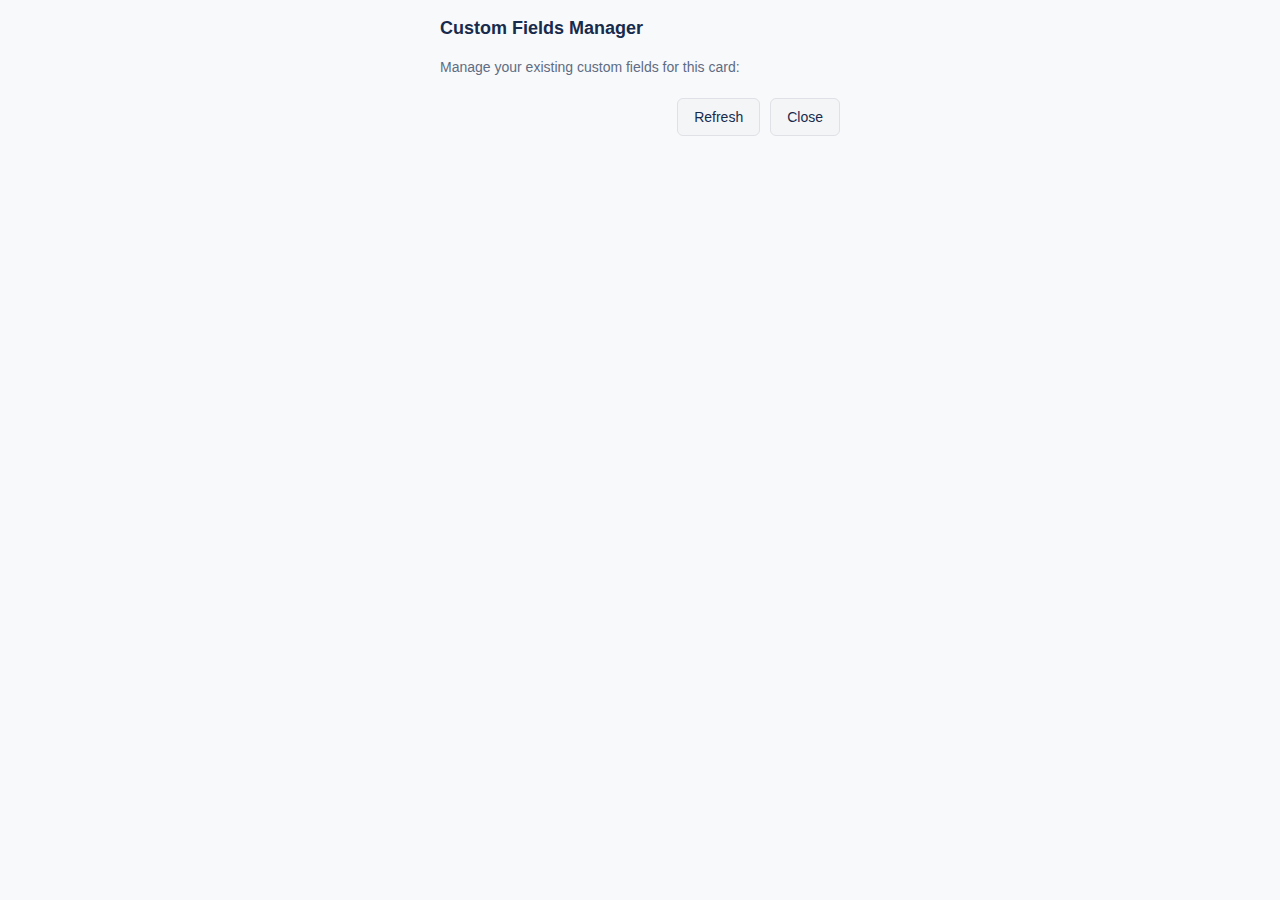
<file: manage-existing-fields.html>
<!DOCTYPE html>
<html>
<head>
    <meta charset="utf-8">
    <title>Manage Custom Fields</title>
    <link rel="stylesheet" href="style.css">
</head>
<body>
    <div id="content">
        <h3>Custom Fields Manager</h3>
        <p>Manage your existing custom fields for this card:</p>
        
        <div id="fields-list">
            <!-- Fields will be dynamically loaded -->
        </div>
        
        <div class="buttons">
            <button id="refresh-btn">Refresh</button>
            <button id="close-btn">Close</button>
        </div>
    </div>
    
    <script src="https://p.trellocdn.com/power-up.min.js"></script>
    <script>
        const t = TrelloPowerUp.iframe();
        
        // Field name mappings - should match the ones in client.js
        const FIELD_MAPPINGS = {
          'buffers': 'buffers',
          'buffer-approach': 'buffer-approach', 
          'buffer-definition': 'buffer-definition',
          'zones': 'zones',
          'zone-definition': 'zone-definition'
        };
        
        function loadFields() {
            console.log('[Custom Fields] Loading fields for management');
            
            return Promise.all([
                t.card('customFieldItems'),
                t.board('customFields')
            ]).then(function(results) {
                const card = results[0];
                const board = results[1];
                const fieldsList = document.getElementById('fields-list');
                
                const customFields = board.customFields || [];
                const customFieldItems = card.customFieldItems || [];
                
                console.log('[Custom Fields] Found custom fields:', customFields.length);
                
                // Create field values map
                const fieldValues = {};
                customFieldItems.forEach(function(item) {
                    if (item.value) {
                        fieldValues[item.idCustomField] = item.value;
                    }
                });
                
                let fieldsHtml = '';
                let foundTargetFields = 0;
                
                // Show all custom fields on the board
                customFields.forEach(function(field) {
                    const hasValue = !!fieldValues[field.id];
                    const isTargetField = Object.values(FIELD_MAPPINGS).some(mappedName => 
                        field.name.toLowerCase() === mappedName.toLowerCase()
                    );
                    
                    if (isTargetField) {
                        foundTargetFields++;
                    }
                    
                    let displayValue = 'Not set';
                    let valueClass = 'no-value';
                    
                    if (hasValue) {
                        const value = fieldValues[field.id];
                        valueClass = 'has-value';
                        
                        if (field.type === 'text' && value.text) {
                            displayValue = value.text.length > 50 ? value.text.substring(0, 50) + '...' : value.text;
                        } else if (field.type === 'list' && value.option) {
                            displayValue = value.option.value.text;
                        } else if (field.type === 'number' && value.number !== undefined) {
                            displayValue = value.number.toString();
                        } else if (field.type === 'date' && value.date) {
                            displayValue = new Date(value.date).toLocaleDateString();
                        } else if (field.type === 'checkbox') {
                            displayValue = value.checked ? '✓ Checked' : '✗ Unchecked';
                        }
                    }
                    
                    const targetBadge = isTargetField ? '<span class="target-badge">Target Field</span>' : '';
                    
                    fieldsHtml += `
                        <div class="field-item ${valueClass}">
                            <div class="field-header">
                                <div class="field-name">
                                    <strong>${field.name}</strong>
                                    <span class="field-type">(${field.type})</span>
                                    ${targetBadge}
                                </div>
                                <button class="edit-field-btn" data-field-id="${field.id}" data-field-name="${field.name}" data-field-type="${field.type}">
                                    ${hasValue ? 'Edit' : 'Set Value'}
                                </button>
                            </div>
                            <div class="field-value">${displayValue}</div>
                        </div>
                    `;
                });
                
                if (customFields.length === 0) {
                    fieldsHtml = `
                        <div class="message">
                            <p>No custom fields found on this board.</p>
                            <p>You need to add custom fields to the board first using Trello's Custom Fields Power-Up.</p>
                        </div>
                    `;
                } else {
                    // Add summary
                    fieldsHtml = `
                        <div class="fields-summary">
                            <p><strong>Board Custom Fields:</strong> ${customFields.length} total, ${foundTargetFields} target fields found</p>
                        </div>
                    ` + fieldsHtml;
                }
                
                fieldsList.innerHTML = fieldsHtml;
                
                // Add event listeners to edit buttons
                document.querySelectorAll('.edit-field-btn').forEach(function(btn) {
                    btn.addEventListener('click', function() {
                        const fieldId = this.getAttribute('data-field-id');
                        const fieldName = this.getAttribute('data-field-name');
                        const fieldType = this.getAttribute('data-field-type');
                        
                        console.log('[Custom Fields] Opening editor for field:', fieldName);
                        
                        t.popup({
                            title: 'Edit ' + fieldName,
                            url: './edit-existing-field.html?fieldId=' + fieldId + '&fieldName=' + encodeURIComponent(fieldName) + '&fieldType=' + fieldType,
                            height: fieldType === 'text' ? 300 : 200
                        });
                    });
                });
                
            }).catch(function(error) {
                console.error('[Custom Fields] Error loading fields:', error);
                document.getElementById('fields-list').innerHTML = `
                    <div class="message error">
                        Error loading fields: ${error.message}
                    </div>
                `;
            });
        }
        
        t.render(function() {
            loadFields();
        });
        
        document.getElementById('refresh-btn').addEventListener('click', function() {
            console.log('[Custom Fields] Refreshing fields list');
            loadFields();
        });
        
        document.getElementById('close-btn').addEventListener('click', function() {
            console.log('[Custom Fields] Closing field manager');
            t.closePopup();
        });
    </script>
</body>
</html>
</file>
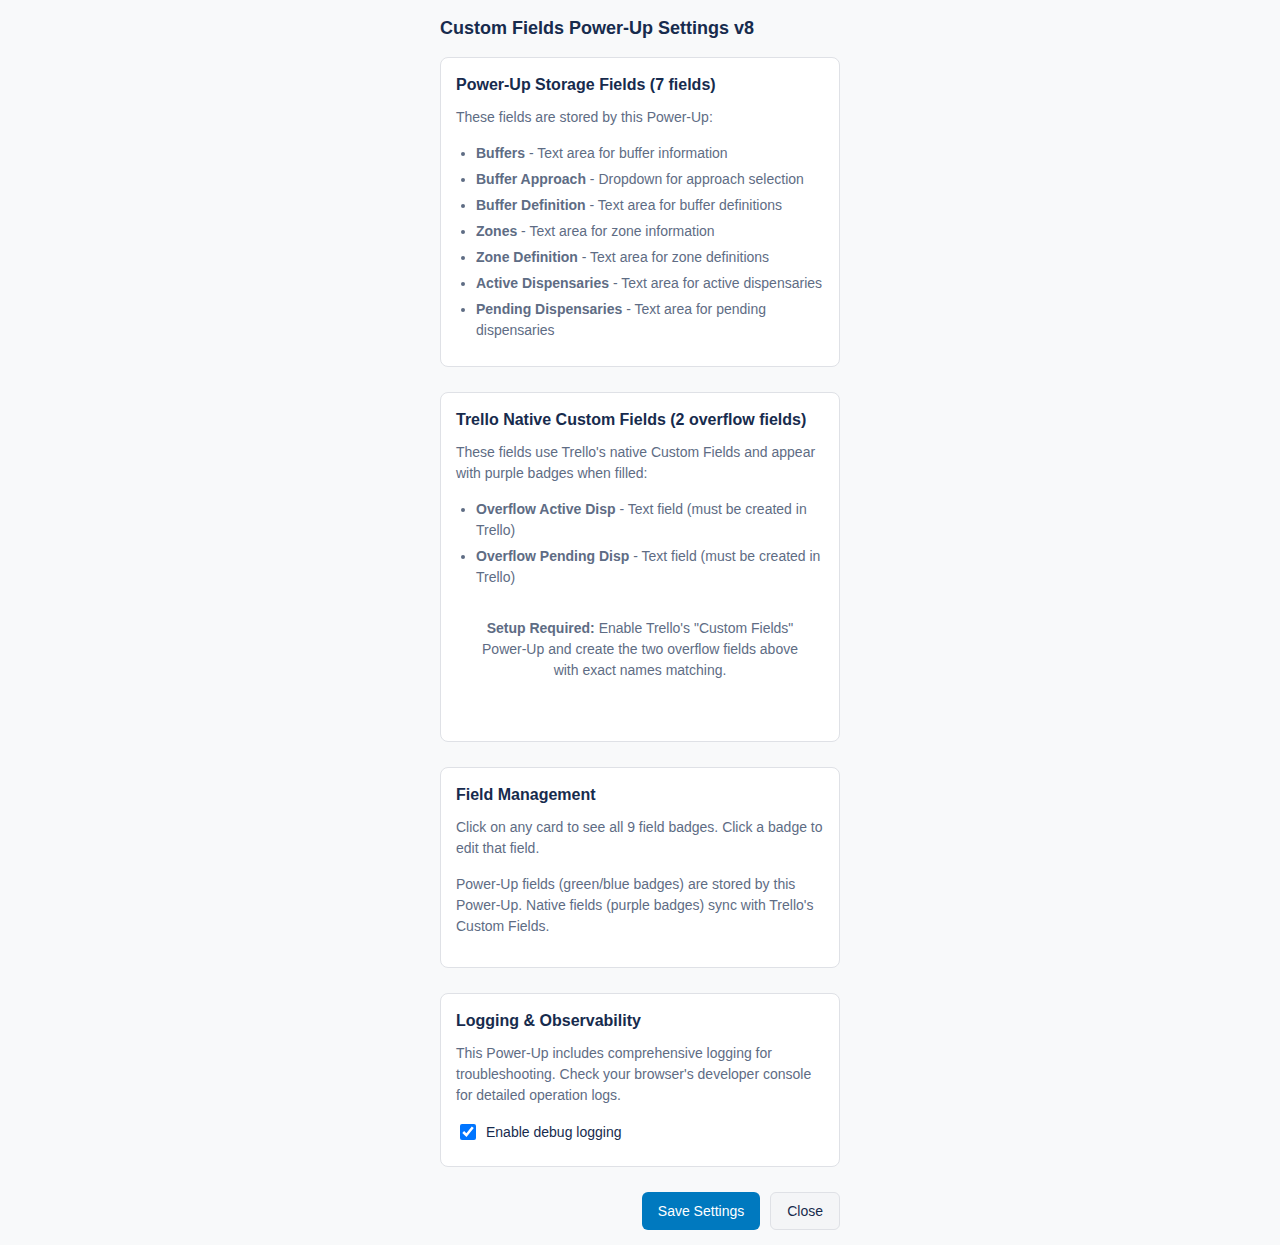
<file: settings.html>
<!DOCTYPE html>
<html>
<head>
    <meta charset="utf-8">
    <title>Custom Fields Settings</title>
    <link rel="stylesheet" href="style.css">
</head>
<body>
    <div id="content">
        <h3>Custom Fields Power-Up Settings v8</h3>
        
        <div class="settings-section">
            <h4>Power-Up Storage Fields (7 fields)</h4>
            <p>These fields are stored by this Power-Up:</p>
            <ul>
                <li><strong>Buffers</strong> - Text area for buffer information</li>
                <li><strong>Buffer Approach</strong> - Dropdown for approach selection</li>
                <li><strong>Buffer Definition</strong> - Text area for buffer definitions</li>
                <li><strong>Zones</strong> - Text area for zone information</li>
                <li><strong>Zone Definition</strong> - Text area for zone definitions</li>
                <li><strong>Active Dispensaries</strong> - Text area for active dispensaries</li>
                <li><strong>Pending Dispensaries</strong> - Text area for pending dispensaries</li>
            </ul>
        </div>
        
        <div class="settings-section">
            <h4>Trello Native Custom Fields (2 overflow fields)</h4>
            <p>These fields use Trello's native Custom Fields and appear with purple badges when filled:</p>
            <ul>
                <li><strong>Overflow Active Disp</strong> - Text field (must be created in Trello)</li>
                <li><strong>Overflow Pending Disp</strong> - Text field (must be created in Trello)</li>
            </ul>
            <div class="message">
                <p><strong>Setup Required:</strong> Enable Trello's "Custom Fields" Power-Up and create the two overflow fields above with exact names matching.</p>
            </div>
        </div>
        
        <div class="settings-section">
            <h4>Field Management</h4>
            <p>Click on any card to see all 9 field badges. Click a badge to edit that field.</p>
            <p>Power-Up fields (green/blue badges) are stored by this Power-Up. Native fields (purple badges) sync with Trello's Custom Fields.</p>
        </div>
        
        <div class="settings-section">
            <h4>Logging & Observability</h4>
            <p>This Power-Up includes comprehensive logging for troubleshooting. Check your browser's developer console for detailed operation logs.</p>
            <label class="setting-option">
                <input type="checkbox" id="enable-debug" checked>
                <span>Enable debug logging</span>
            </label>
        </div>
        
        <div class="buttons">
            <button id="save-settings-btn" class="primary">Save Settings</button>
            <button id="close-btn">Close</button>
        </div>
    </div>
    
    <script src="https://p.trellocdn.com/power-up.min.js"></script>
    <script>
        const t = TrelloPowerUp.iframe();
        
        t.render(function() {
            // Load current settings
            return t.get('board', 'shared', 'debug-enabled', true).then(function(debugEnabled) {
                document.getElementById('enable-debug').checked = debugEnabled;
                console.log('[Custom Fields] Settings loaded - Debug enabled:', debugEnabled);
            });
        });
        
        document.getElementById('save-settings-btn').addEventListener('click', function() {
            const debugEnabled = document.getElementById('enable-debug').checked;
            
            console.log('[Custom Fields] Saving settings - Debug enabled:', debugEnabled);
            
            t.set('board', 'shared', 'debug-enabled', debugEnabled).then(function() {
                console.log('[Custom Fields] Settings saved successfully');
                // Show confirmation
                const btn = document.getElementById('save-settings-btn');
                const originalText = btn.textContent;
                btn.textContent = 'Saved!';
                btn.style.background = '#5aac44';
                
                setTimeout(function() {
                    btn.textContent = originalText;
                    btn.style.background = '';
                }, 2000);
            }).catch(function(error) {
                console.error('[Custom Fields] Error saving settings:', error);
                alert('Error saving settings. Please try again.');
            });
        });
        
        document.getElementById('close-btn').addEventListener('click', function() {
            console.log('[Custom Fields] Settings closed');
            t.closePopup();
        });
    </script>
</body>
</html>
</file>
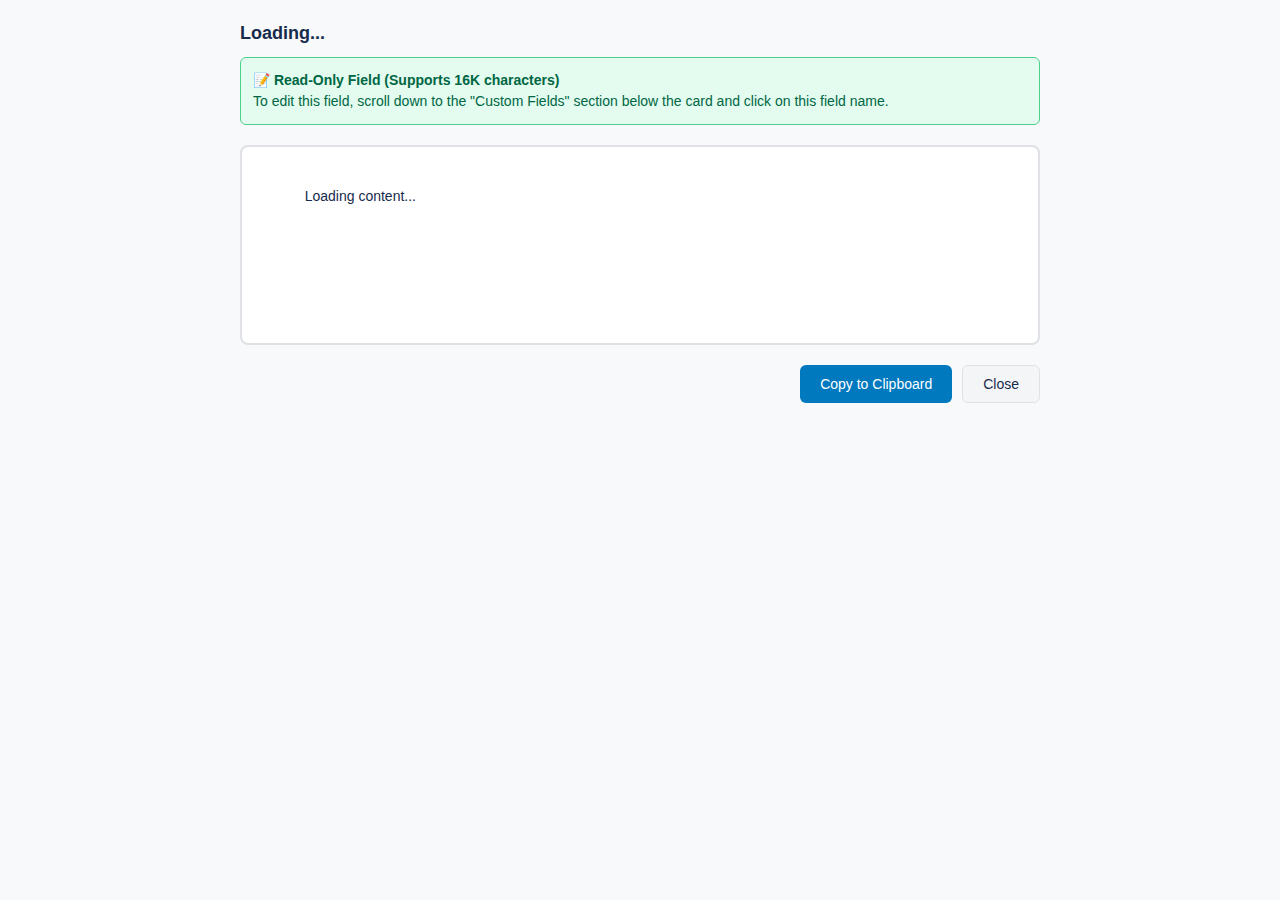
<file: view-native-field.html>
<!DOCTYPE html>
<html>
<head>
    <meta charset="utf-8">
    <title>View Field</title>
    <link rel="stylesheet" href="style.css">
    <style>
        body {
            margin: 0;
            padding: 20px;
            font-family: -apple-system, BlinkMacSystemFont, 'Segoe UI', Roboto, sans-serif;
        }
        
        .container {
            max-width: 800px;
            margin: 0 auto;
        }
        
        h3 {
            margin-top: 0;
            color: #172b4d;
            margin-bottom: 10px;
        }
        
        .info-banner {
            background: #e3fcef;
            border: 1px solid #4dcf8c;
            padding: 12px;
            border-radius: 6px;
            margin-bottom: 20px;
            color: #006644;
            font-size: 14px;
        }
        
        .field-content {
            background: #ffffff;
            border: 2px solid #dfe1e6;
            border-radius: 8px;
            padding: 16px;
            min-height: 200px;
            max-height: 400px;
            overflow-y: auto;
            font-size: 14px;
            line-height: 1.6;
            color: #172b4d;
            white-space: pre-wrap;
            word-wrap: break-word;
        }
        
        .field-content.empty {
            color: #5e6c84;
            font-style: italic;
        }
        
        .char-info {
            text-align: right;
            font-size: 12px;
            color: #5e6c84;
            margin-top: 8px;
        }
        
        .buttons {
            margin-top: 20px;
            display: flex;
            gap: 10px;
            justify-content: flex-end;
        }
        
        button {
            padding: 10px 20px;
            border: none;
            border-radius: 6px;
            font-size: 14px;
            cursor: pointer;
            font-weight: 500;
        }
        
        button.primary {
            background: #0079bf;
            color: white;
        }
        
        button.primary:hover {
            background: #005a8b;
        }
        
        button:not(.primary) {
            background: #f4f5f7;
            color: #172b4d;
            border: 1px solid #dfe1e6;
        }
        
        button:not(.primary):hover {
            background: #e4e6ea;
        }
    </style>
</head>
<body>
    <div class="container">
        <h3 id="field-title">Loading...</h3>
        
        <div class="info-banner">
            📝 <strong>Read-Only Field (Supports 16K characters)</strong><br>
            To edit this field, scroll down to the "Custom Fields" section below the card and click on this field name.
        </div>
        
        <div id="field-content" class="field-content">
            Loading content...
        </div>
        
        <div id="char-info" class="char-info"></div>
        
        <div class="buttons">
            <button id="copy-btn" class="primary">Copy to Clipboard</button>
            <button id="close-btn">Close</button>
        </div>
    </div>
    
    <script src="https://p.trellocdn.com/power-up.min.js"></script>
    <script>
        var urlParams = new URLSearchParams(window.location.search);
        var fieldId = urlParams.get('fieldId');
        var fieldName = urlParams.get('fieldName');
        
        var t = TrelloPowerUp.iframe();
        
        t.render(function() {
            console.log('[View Field] Loading:', fieldName);
            
            document.getElementById('field-title').textContent = fieldName;
            
            return Promise.all([
                t.card('customFieldItems'),
                t.board('customFields')
            ]).then(function(results) {
                var card = results[0];
                var board = results[1];
                
                var fieldDef = board.customFields.find(function(f) {
                    return f.id === fieldId;
                });
                
                if (!fieldDef) {
                    throw new Error('Field not found');
                }
                
                var fieldItem = card.customFieldItems.find(function(f) {
                    return f.idCustomField === fieldId;
                });
                
                var contentDiv = document.getElementById('field-content');
                var charInfo = document.getElementById('char-info');
                
                if (fieldItem && fieldItem.value && fieldItem.value.text) {
                    var content = fieldItem.value.text;
                    contentDiv.textContent = content;
                    contentDiv.className = 'field-content';
                    
                    var charCount = content.length;
                    charInfo.textContent = charCount.toLocaleString() + ' characters (max 16,384)';
                    
                    console.log('[View Field] Content loaded:', charCount, 'chars');
                } else {
                    contentDiv.textContent = 'This field is empty';
                    contentDiv.className = 'field-content empty';
                    charInfo.textContent = '0 characters';
                    
                    console.log('[View Field] Field is empty');
                }
                
                // Copy button
                document.getElementById('copy-btn').addEventListener('click', function() {
                    var text = contentDiv.textContent;
                    
                    if (text === 'This field is empty') {
                        t.alert({
                            message: 'Nothing to copy - field is empty',
                            duration: 3
                        });
                        return;
                    }
                    
                    navigator.clipboard.writeText(text).then(function() {
                        var btn = document.getElementById('copy-btn');
                        var originalText = btn.textContent;
                        btn.textContent = '✓ Copied!';
                        btn.style.background = '#5aac44';
                        
                        setTimeout(function() {
                            btn.textContent = originalText;
                            btn.style.background = '';
                        }, 2000);
                        
                        console.log('[View Field] Content copied to clipboard');
                    }).catch(function(err) {
                        console.error('[View Field] Copy failed:', err);
                        t.alert({
                            message: 'Failed to copy to clipboard',
                            duration: 3
                        });
                    });
                });
                
                // Close button
                document.getElementById('close-btn').addEventListener('click', function() {
                    t.closePopup();
                });
                
            }).catch(function(error) {
                console.error('[View Field] Error:', error);
                document.getElementById('field-content').innerHTML = '<div style="color: #eb5a46;">Error loading field: ' + error.message + '</div>';
            });
        });
    </script>
</body>
</html>
</file>
<file: style.css>
/* Custom Fields Power-Up Styles */

* {
    box-sizing: border-box;
}

body {
    font-family: -apple-system, BlinkMacSystemFont, 'Segoe UI', Roboto, 'Helvetica Neue', Arial, sans-serif;
    margin: 0;
    padding: 15px;
    background-color: #f8f9fa;
    color: #172b4d;
    font-size: 14px;
    line-height: 1.5;
}

#content {
    max-width: 400px;
    margin: 0 auto;
}

h1, h3, h4 {
    color: #172b4d;
    margin-top: 0;
    margin-bottom: 15px;
    font-weight: 600;
}

h1 {
    font-size: 24px;
}

h3 {
    font-size: 18px;
}

h4 {
    font-size: 16px;
    margin-bottom: 10px;
}

p {
    margin: 0 0 15px 0;
    color: #5e6c84;
}

/* Form Elements */
label {
    display: block;
    margin-bottom: 8px;
    font-weight: 500;
    color: #172b4d;
}

input[type="text"],
textarea,
select {
    width: 100%;
    padding: 10px 12px;
    border: 2px solid #dfe1e6;
    border-radius: 6px;
    font-size: 14px;
    font-family: inherit;
    background-color: #ffffff;
    transition: border-color 0.2s ease;
}

input[type="text"]:focus,
textarea:focus,
select:focus {
    outline: none;
    border-color: #0079bf;
    box-shadow: 0 0 0 3px rgba(0, 121, 191, 0.1);
}

textarea {
    resize: vertical;
    min-height: 100px;
}

select {
    cursor: pointer;
    background-image: url("data:image/svg+xml,%3csvg xmlns='http://www.w3.org/2000/svg' fill='none' viewBox='0 0 20 20'%3e%3cpath stroke='%236b7280' stroke-linecap='round' stroke-linejoin='round' stroke-width='1.5' d='M6 8l4 4 4-4'/%3e%3c/svg%3e");
    background-position: right 12px center;
    background-repeat: no-repeat;
    background-size: 16px;
    padding-right: 40px;
    appearance: none;
}

/* Buttons */
.buttons {
    display: flex;
    gap: 10px;
    margin-top: 20px;
    justify-content: flex-end;
}

button {
    padding: 10px 16px;
    border: none;
    border-radius: 6px;
    font-size: 14px;
    font-weight: 500;
    cursor: pointer;
    transition: all 0.2s ease;
    font-family: inherit;
}

button.primary {
    background-color: #0079bf;
    color: white;
}

button.primary:hover {
    background-color: #005a8b;
}

button.danger {
    background-color: #eb5a46;
    color: white;
}

button.danger:hover {
    background-color: #c53727;
}

button:not(.primary):not(.danger) {
    background-color: #f4f5f7;
    color: #172b4d;
    border: 1px solid #dfe1e6;
}

button:not(.primary):not(.danger):hover {
    background-color: #e4e6ea;
}

button:active {
    transform: translateY(1px);
}

/* Field Options */
.field-options {
    margin: 20px 0;
}

.field-option {
    display: flex;
    align-items: center;
    padding: 12px;
    margin-bottom: 8px;
    background-color: white;
    border: 1px solid #dfe1e6;
    border-radius: 6px;
    cursor: pointer;
    transition: all 0.2s ease;
}

.field-option:hover {
    background-color: #f8f9fa;
    border-color: #c1c7d0;
}

.field-option input[type="checkbox"] {
    margin-right: 12px;
    width: 16px;
    height: 16px;
    cursor: pointer;
}

.field-option span {
    font-weight: 500;
    color: #172b4d;
}

/* Settings */
.settings-section {
    margin-bottom: 25px;
    padding: 15px;
    background-color: white;
    border-radius: 8px;
    border: 1px solid #dfe1e6;
}

.settings-section ul {
    margin: 10px 0;
    padding-left: 20px;
}

.settings-section li {
    margin-bottom: 5px;
    color: #5e6c84;
}

.setting-option {
    display: flex;
    align-items: center;
    cursor: pointer;
    margin-top: 10px;
}

.setting-option input[type="checkbox"] {
    margin-right: 10px;
    width: 16px;
    height: 16px;
    cursor: pointer;
}

/* Field Editor */
#field-editor {
    background-color: white;
    padding: 20px;
    border-radius: 8px;
    border: 1px solid #dfe1e6;
    margin-bottom: 20px;
}

/* Responsive Design */
@media (max-width: 480px) {
    body {
        padding: 10px;
    }
    
    .buttons {
        flex-direction: column;
    }
    
    button {
        width: 100%;
        margin-bottom: 5px;
    }
}

/* Loading States */
.loading {
    opacity: 0.6;
    pointer-events: none;
}

/* Success/Error Messages */
.message {
    padding: 10px 12px;
    border-radius: 6px;
    margin-bottom: 15px;
    font-weight: 500;
}

.message.success {
    background-color: #e3fcef;
    color: #006644;
    border: 1px solid #4dcf8c;
}

.message.error {
    background-color: #ffebe6;
    color: #ae2a19;
    border: 1px solid #eb5a46;
}

/* Accessibility */
button:focus,
input:focus,
textarea:focus,
select:focus {
    outline: 2px solid #0079bf;
    outline-offset: 2px;
}

/* Field Management Styles */
.fields-summary {
    background-color: #e3fcef;
    padding: 12px;
    border-radius: 6px;
    margin-bottom: 15px;
    border: 1px solid #4dcf8c;
}

.fields-summary p {
    margin: 0;
    color: #006644;
    font-weight: 500;
}

.field-item {
    background-color: white;
    border: 1px solid #dfe1e6;
    border-radius: 8px;
    padding: 15px;
    margin-bottom: 10px;
    transition: all 0.2s ease;
}

.field-item:hover {
    border-color: #c1c7d0;
    box-shadow: 0 2px 4px rgba(0, 0, 0, 0.1);
}

.field-item.has-value {
    border-left: 4px solid #5aac44;
}

.field-item.no-value {
    border-left: 4px solid #c1c7d0;
}

.field-header {
    display: flex;
    justify-content: space-between;
    align-items: center;
    margin-bottom: 8px;
}

.field-name {
    display: flex;
    align-items: center;
    gap: 8px;
    flex: 1;
}

.field-name strong {
    color: #172b4d;
}

.field-type {
    background-color: #f4f5f7;
    color: #5e6c84;
    padding: 2px 6px;
    border-radius: 4px;
    font-size: 12px;
    font-weight: 500;
}

.target-badge {
    background-color: #0079bf;
    color: white;
    padding: 2px 6px;
    border-radius: 4px;
    font-size: 12px;
    font-weight: 500;
}

.field-value {
    color: #5e6c84;
    font-style: italic;
    word-break: break-word;
}

.field-item.has-value .field-value {
    color: #172b4d;
    font-style: normal;
}

.edit-field-btn {
    background-color: #0079bf;
    color: white;
    border: none;
    padding: 6px 12px;
    border-radius: 4px;
    font-size: 12px;
    cursor: pointer;
    transition: background-color 0.2s ease;
}

.edit-field-btn:hover {
    background-color: #005a8b;
}

.message {
    text-align: center;
    padding: 20px;
    color: #5e6c84;
}

.message p {
    margin-bottom: 10px;
}

/* High contrast mode support */
@media (prefers-contrast: high) {
    button {
        border: 2px solid currentColor;
    }
    
    .field-option {
        border-width: 2px;
    }
}
</file>
